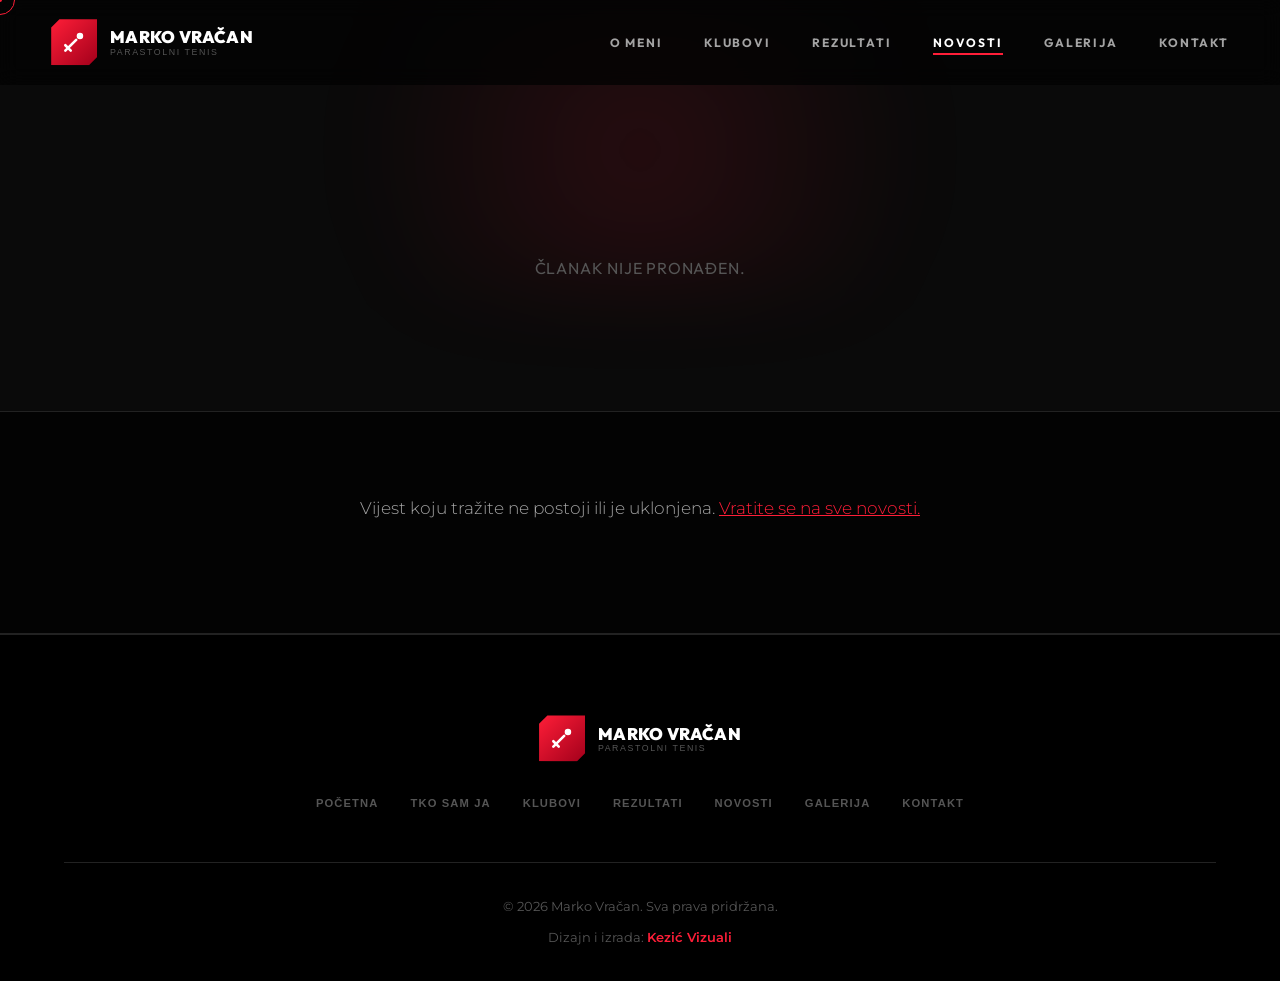
<file: clanak.html>
<!DOCTYPE html>
<html lang="hr">
<head>
<meta charset="UTF-8">
<meta name="viewport" content="width=device-width, initial-scale=1.0">
<title id="page-title">Članak | Marko Vračan</title>
<meta name="description" id="page-description" content="Novosti, Marko Vračan.">

<meta property="og:title" id="og-title" content="Marko Vračan">
<meta property="og:description" id="og-description" content="">
<meta property="og:type" content="article">

<link rel="preconnect" href="https://fonts.googleapis.com">
<link rel="preconnect" href="https://fonts.gstatic.com" crossorigin>
<link href="https://fonts.googleapis.com/css2?family=Montserrat:ital,wght@0,300;0,400;0,500;0,600;0,700;1,400&family=Outfit:wght@700;800;900&family=Syncopate:wght@700&display=swap" rel="stylesheet">
<link rel="stylesheet" href="styles.css">
<style>
.article-header { padding: 190px 5% 4rem; background: var(--bg-surface); border-bottom: 1px solid var(--border); position: relative; overflow: hidden; }
.article-header .header-bg-glow { position: absolute; top: 0; left: 50%; transform: translateX(-50%); width: 60vw; height: 300px; background: radial-gradient(circle, rgba(255,30,56,0.12) 0%, transparent 70%); z-index: 0; filter: blur(40px); }
.article-wrap { max-width: 780px; margin: 0 auto; position: relative; z-index: 2; }
.article-tag { display: inline-block; padding: 0.4rem 1rem; border: 1px solid rgba(255,30,56,0.35); color: var(--primary); font-size: 0.65rem; font-family: var(--font-accent); font-weight: 700; text-transform: uppercase; letter-spacing: 0.12em; margin-bottom: 1.5rem; border-radius: 50px; background: rgba(255,30,56,0.06); }
.article-title { font-family: var(--font-head); font-size: clamp(2.2rem, 5vw, 3.4rem); font-weight: 900; text-transform: uppercase; line-height: 1.05; letter-spacing: -0.01em; margin-bottom: 1.5rem; }
.article-date { color: var(--text-faint); font-family: var(--font-accent); font-size: 0.7rem; letter-spacing: 0.12em; text-transform: uppercase; }

.article-body { padding: 5rem 5%; background: var(--bg); }
.article-content { max-width: 780px; margin: 0 auto; }
.article-content p { color: var(--text-muted); font-size: 1.08rem; font-weight: 300; line-height: 1.9; margin-bottom: 1.8rem; }
.article-hero-img { width: 100%; max-height: 480px; object-fit: cover; border-radius: 12px; border: 1px solid var(--border); margin-bottom: 2.5rem; display: block; }
.article-quote { border-left: 2px solid var(--primary); padding: 1.5rem 2rem; background: linear-gradient(90deg, rgba(255,30,56,0.05) 0%, transparent 100%); margin: 2.5rem 0; font-style: italic; font-size: 1.2rem; color: var(--text); }
.article-share { display: flex; align-items: center; gap: 1rem; margin-top: 3rem; padding-top: 2rem; border-top: 1px solid var(--border); }
.article-share span { font-family: var(--font-accent); font-size: 0.65rem; text-transform: uppercase; letter-spacing: 0.1em; color: var(--text-faint); }
.article-back { display: inline-flex; align-items: center; gap: 0.6rem; margin-top: 3rem; color: var(--text-muted); text-decoration: none; font-family: var(--font-accent); font-size: 0.7rem; font-weight: 700; text-transform: uppercase; letter-spacing: 0.1em; transition: color 0.2s; }
.article-back:hover { color: var(--primary); }

.related-section { background: var(--bg-elevated); }
.article-loading, .article-notfound { text-align: center; padding: 4rem 0; color: var(--text-faint); font-family: var(--font-head); text-transform: uppercase; letter-spacing: 0.05em; }
</style>
</head>
<body>
  <div id="cursor"></div>
  <div id="cursor-ring"></div>

  <nav id="navbar">
    <a href="index.html" class="brand-mark">
      <span class="brand-badge">
        <svg viewBox="0 0 24 24" fill="none" xmlns="http://www.w3.org/2000/svg"><path d="M4 20L14 10" stroke="white" stroke-width="2.4" stroke-linecap="round"/><circle cx="17.5" cy="6.5" r="3" fill="white"/><path d="M4 15L9 20" stroke="white" stroke-width="2.4" stroke-linecap="round"/></svg>
      </span>
      <span class="brand-text"><b>Marko Vračan</b><small>Parastolni tenis</small></span>
    </a>
    <button class="hamburger" id="hamburger" aria-label="Izbornik">
      <span></span><span></span>
    </button>
    <ul class="nav-links" id="nav-links">
      <li><a href="index.html#o-meni">O meni</a></li>
      <li><a href="index.html#karijera">Klubovi</a></li>
      <li><a href="rezultati.html">Rezultati</a></li>
      <li><a href="novosti.html" class="active">Novosti</a></li>
      <li><a href="galerija.html">Galerija</a></li>
      <li><a href="index.html#kontakt">Kontakt</a></li>
    </ul>
  </nav>

  <header class="article-header">
    <div class="header-bg-glow"></div>
    <div class="article-wrap" id="article-meta">
      <div class="article-loading">Učitavanje članka...</div>
    </div>
  </header>

  <section class="article-body">
    <div class="article-content" id="article-content"></div>
  </section>

  <section class="related-section" id="related-section" style="display:none;">
    <div class="section-header reveal">
      <div class="section-label">Nastavite čitati</div>
      <h2 class="section-title">Povezane<span>Novosti</span></h2>
    </div>
    <div class="news-grid reveal" id="related-grid"></div>
  </section>

  <footer>
    <a href="index.html" class="brand-mark footer-brand">
      <span class="brand-badge">
        <svg viewBox="0 0 24 24" fill="none" xmlns="http://www.w3.org/2000/svg"><path d="M4 20L14 10" stroke="white" stroke-width="2.4" stroke-linecap="round"/><circle cx="17.5" cy="6.5" r="3" fill="white"/><path d="M4 15L9 20" stroke="white" stroke-width="2.4" stroke-linecap="round"/></svg>
      </span>
      <span class="brand-text"><b>Marko Vračan</b><small>Parastolni tenis</small></span>
    </a>
    <div class="footer-links">
      <a href="index.html#hero">Početna</a>
      <a href="index.html#o-meni">Tko sam ja</a>
      <a href="index.html#karijera">Klubovi</a>
      <a href="rezultati.html">Rezultati</a>
      <a href="novosti.html">Novosti</a>
      <a href="galerija.html">Galerija</a>
      <a href="index.html#kontakt">Kontakt</a>
    </div>
    <div class="footer-bottom">
      <p>&copy; 2026 Marko Vračan. Sva prava pridržana.</p>
      <p>Dizajn i izrada: <a href="https://kezicvizuali.com/" target="_blank">Kezić Vizuali</a></p>
    </div>
  </footer>

  <script src="novosti-data.js"></script>
  <script>
    const params = new URLSearchParams(window.location.search);
    const slug = params.get('slug');
    const article = NOVOSTI.find(n => n.slug === slug);

    const metaWrap = document.getElementById('article-meta');
    const contentWrap = document.getElementById('article-content');

    function shareUrl() {
      return encodeURIComponent(window.location.href);
    }

    if (article) {
      document.title = article.title + ' | Marko Vračan';
      document.getElementById('page-description').setAttribute('content', article.excerpt);
      document.getElementById('og-title').setAttribute('content', article.title);
      document.getElementById('og-description').setAttribute('content', article.excerpt);

      metaWrap.innerHTML = `
        <div class="article-tag">${article.tag}</div>
        <h1 class="article-title">${article.title}</h1>
        <div class="article-date">${article.date}</div>
      `;

      let bodyHtml = article.slika ? `<img class="article-hero-img" src="${article.slika}" alt="${article.title}">` : '';
      bodyHtml += article.content.map(p => `<p>${p}</p>`).join('');
      if (article.quote) {
        bodyHtml += `<div class="article-quote">"${article.quote}"</div>`;
      }
      bodyHtml += `
        <div class="article-share">
          <span>Podijeli:</span>
          <div class="share-links">
            <a href="https://www.facebook.com/sharer/sharer.php?u=${shareUrl()}" target="_blank" title="Podijeli na Facebooku"><svg viewBox="0 0 24 24"><path d="M9 8h-3v4h3v12h5v-12h3.642l.358-4h-4v-1.667c0-.955.192-1.333 1.115-1.333h2.885v-5h-3.808c-3.596 0-5.192 1.583-5.192 4.615v3.385z"/></svg></a>
            <a href="https://twitter.com/intent/tweet?url=${shareUrl()}&text=${encodeURIComponent(article.title)}" target="_blank" title="Podijeli na X (Twitter)"><svg viewBox="0 0 24 24"><path d="M24 4.557c-.883.392-1.832.656-2.828.775 1.017-.609 1.798-1.574 2.165-2.724-.951.564-2.005.974-3.127 1.195-.897-.957-2.178-1.555-3.594-1.555-3.179 0-5.515 2.966-4.797 6.045-4.091-.205-7.719-2.165-10.148-5.144-1.29 2.213-.669 5.108 1.523 6.574-.806-.026-1.566-.247-2.229-.616-.054 2.281 1.581 4.415 3.949 4.89-.693.188-1.452.232-2.224.084.626 1.956 2.444 3.379 4.6 3.419-2.07 1.623-4.678 2.348-7.29 2.04 2.179 1.397 4.768 2.212 7.548 2.212 9.142 0 14.307-7.721 13.995-14.646.962-.695 1.797-1.562 2.457-2.549z"/></svg></a>
          </div>
        </div>
        <a href="novosti.html" class="article-back">&larr; Natrag na sve novosti</a>
      `;
      contentWrap.innerHTML = bodyHtml;

      const related = NOVOSTI.filter(n => n.slug !== article.slug).slice(0, 3);
      if (related.length) {
        const relatedSection = document.getElementById('related-section');
        const relatedGrid = document.getElementById('related-grid');
        relatedSection.style.display = 'block';
        related.forEach(n => {
          const card = document.createElement('a');
          card.href = `clanak.html?slug=${n.slug}`;
          card.className = 'news-card';
          card.innerHTML = `
            <div class="news-img${n.slika ? ' has-photo' : ''}" data-tag="${n.tag}" style="${n.slika ? `background-image:url('${n.slika}')` : ''}"></div>
            <div class="news-content">
              <div class="news-meta"><span class="news-date">${n.date}</span></div>
              <h3 class="news-title">${n.title}</h3>
              <p class="news-excerpt">${n.excerpt}</p>
              <div class="news-footer"><span class="read-more">Pročitaj cijeli članak &rarr;</span></div>
            </div>`;
          relatedGrid.appendChild(card);
        });
      }
    } else {
      metaWrap.innerHTML = `<div class="article-notfound">Članak nije pronađen.</div>`;
      contentWrap.innerHTML = `<p style="text-align:center;color:var(--text-muted);">Vijest koju tražite ne postoji ili je uklonjena. <a href="novosti.html" style="color:var(--primary);">Vratite se na sve novosti.</a></p>`;
    }
  </script>
  <script src="common.js"></script>
</body>
</html>
</file>
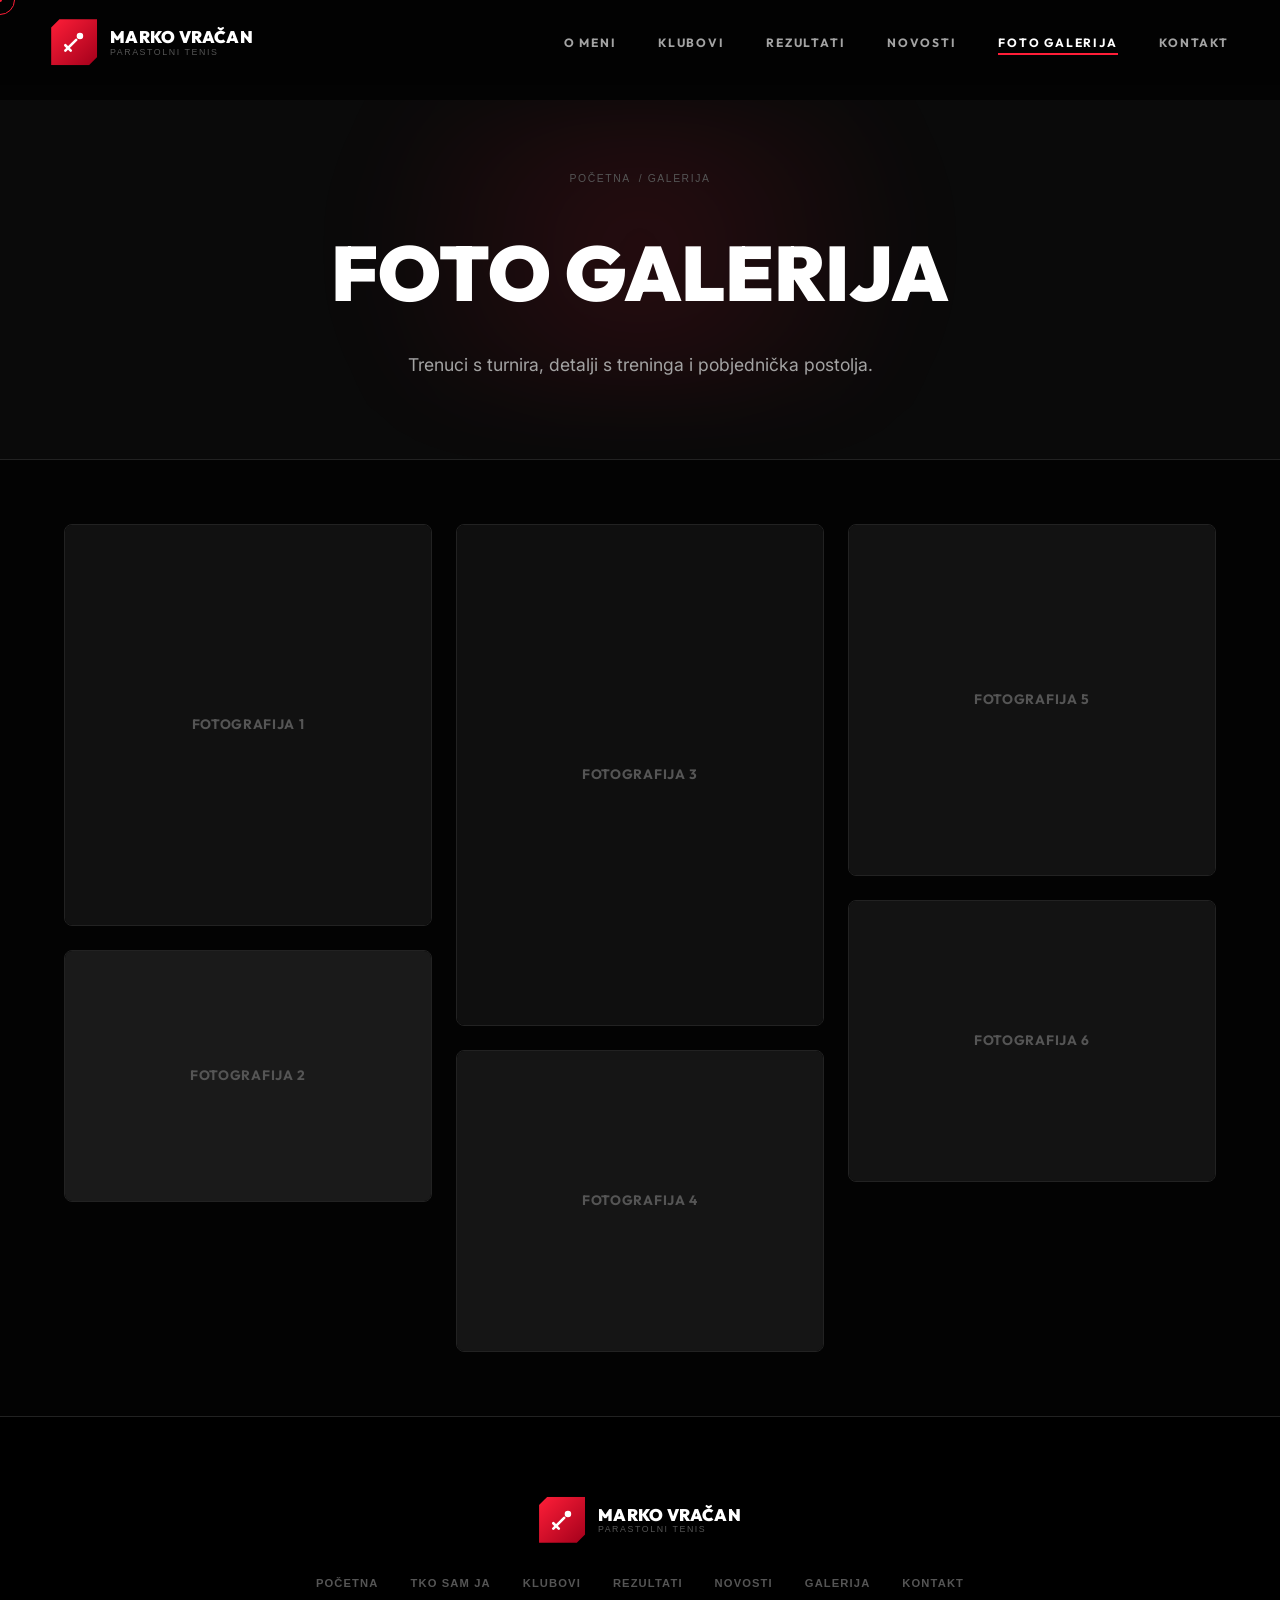
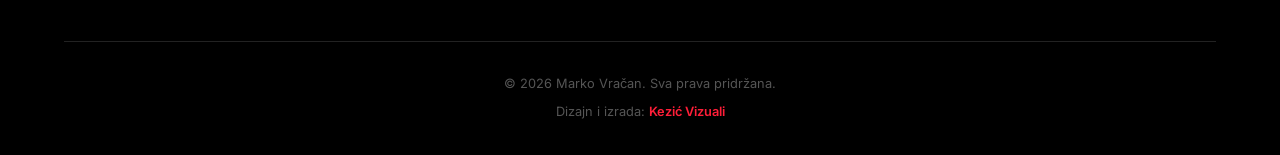
<file: galerija.html>
<!DOCTYPE html>
<html lang="hr">
<head>
<meta charset="UTF-8">
<meta name="description" content="Foto galerija Marka Vračana, parastolnotenisač.">
<meta name="viewport" content="width=device-width, initial-scale=1.0">
<title>Galerija | Marko Vračan</title>
<link rel="preconnect" href="https://fonts.googleapis.com">
<link rel="preconnect" href="https://fonts.gstatic.com" crossorigin>
<link href="https://fonts.googleapis.com/css2?family=Inter:wght@300;400;500;600;700&family=Outfit:wght@700;800;900&family=Syncopate:wght@700&display=swap" rel="stylesheet">
<link rel="stylesheet" href="styles.css">
<style>
/* Galerija koristi font Inter za tijelo teksta, preostalo dijeli zajedničke varijable */
body { font-family: 'Inter', sans-serif; font-size: 16px; line-height: 1.6; padding-top: 100px; }

/* ── MASONRY GRID ── */
.masonry-container { padding: 4rem 5%; max-width: 1400px; margin: 0 auto; columns: 3 350px; column-gap: 1.5rem; }
.masonry-item { break-inside: avoid; margin-bottom: 1.5rem; position: relative; background: var(--bg-surface); border: 1px solid var(--border); border-radius: 8px; overflow: hidden; }
.masonry-item img { width: 100%; display: block; filter: grayscale(80%) contrast(1.1); transition: all 0.4s ease; }
.masonry-item:hover img { filter: grayscale(0%) contrast(1.1); transform: scale(1.05); }
.masonry-overlay { position: absolute; inset: 0; background: linear-gradient(to top, rgba(0,0,0,0.9) 0%, transparent 60%); opacity: 0; transition: opacity 0.3s ease; display: flex; flex-direction: column; justify-content: flex-end; padding: 1.5rem; }
.masonry-item:hover .masonry-overlay { opacity: 1; }
.masonry-overlay h4 { font-family: var(--font-head); font-size: 1.2rem; margin-bottom: 0.2rem; text-transform: uppercase; }
.masonry-overlay p { color: var(--primary); font-family: var(--font-accent); font-size: 0.65rem; text-transform: uppercase; letter-spacing: 0.1em; }

.gallery-placeholder { width: 100%; display: flex; align-items: center; justify-content: center; color: var(--text-faint); font-weight: bold; font-family: var(--font-head); text-transform: uppercase; letter-spacing: 0.05em; font-size: 0.85rem; }

@media (max-width: 900px) { .masonry-container { columns: 2 250px; } }
@media (max-width: 600px) { .masonry-container { columns: 1 100%; } }
</style>
</head>
<body>
  <div id="cursor"></div>
  <div id="cursor-ring"></div>

  <nav id="navbar">
    <a href="index.html" class="brand-mark">
      <span class="brand-badge">
        <svg viewBox="0 0 24 24" fill="none" xmlns="http://www.w3.org/2000/svg"><path d="M4 20L14 10" stroke="white" stroke-width="2.4" stroke-linecap="round"/><circle cx="17.5" cy="6.5" r="3" fill="white"/><path d="M4 15L9 20" stroke="white" stroke-width="2.4" stroke-linecap="round"/></svg>
      </span>
      <span class="brand-text"><b>Marko Vračan</b><small>Parastolni tenis</small></span>
    </a>
    <button class="hamburger" id="hamburger" aria-label="Izbornik">
      <span></span><span></span>
    </button>
    <ul class="nav-links" id="nav-links">
      <li><a href="index.html#o-meni">O meni</a></li>
      <li><a href="index.html#karijera">Klubovi</a></li>
      <li><a href="rezultati.html">Rezultati</a></li>
      <li><a href="novosti.html">Novosti</a></li>
      <li><a href="galerija.html" class="active">Foto Galerija</a></li>
      <li><a href="index.html#kontakt">Kontakt</a></li>
    </ul>
  </nav>

  <header class="page-header" style="padding-top: 4rem;">
    <div class="header-bg-glow"></div>
    <div class="breadcrumb"><a href="index.html">Početna</a> / Galerija</div>
    <h1>Foto Galerija</h1>
    <p>Trenuci s turnira, detalji s treninga i pobjednička postolja.</p>
  </header>

  <div class="masonry-container">

    <div class="masonry-item">
      <div class="gallery-placeholder" style="height: 400px; background: #111;">Fotografija 1</div>
      <div class="masonry-overlay">
        <h4>Turnir Podgorica</h4>
        <p>Svibanj 2026.</p>
      </div>
    </div>

    <div class="masonry-item">
      <div class="gallery-placeholder" style="height: 250px; background: #1a1a1a;">Fotografija 2</div>
      <div class="masonry-overlay">
        <h4>Pripreme u dvorani</h4>
        <p>Svakodnevni trening</p>
      </div>
    </div>

    <div class="masonry-item">
      <div class="gallery-placeholder" style="height: 500px; background: #0f0f0f;">Fotografija 3</div>
      <div class="masonry-overlay">
        <h4>Državno Prvenstvo</h4>
        <p>Prelog 2026.</p>
      </div>
    </div>

    <div class="masonry-item">
      <div class="gallery-placeholder" style="height: 300px; background: #151515;">Fotografija 4</div>
      <div class="masonry-overlay">
        <h4>Santa Tecla Nulvi</h4>
        <p>Italija</p>
      </div>
    </div>

    <div class="masonry-item">
      <div class="gallery-placeholder" style="height: 350px; background: #121212;">Fotografija 5</div>
      <div class="masonry-overlay">
        <h4>Slavonski Brod</h4>
        <p>Zlatna medalja 2023.</p>
      </div>
    </div>

    <div class="masonry-item">
      <div class="gallery-placeholder" style="height: 280px; background: #131313;">Fotografija 6</div>
      <div class="masonry-overlay">
        <h4>Lignano</h4>
        <p>Brončana medalja, parovi</p>
      </div>
    </div>

  </div>

  <footer>
    <a href="index.html" class="brand-mark footer-brand">
      <span class="brand-badge">
        <svg viewBox="0 0 24 24" fill="none" xmlns="http://www.w3.org/2000/svg"><path d="M4 20L14 10" stroke="white" stroke-width="2.4" stroke-linecap="round"/><circle cx="17.5" cy="6.5" r="3" fill="white"/><path d="M4 15L9 20" stroke="white" stroke-width="2.4" stroke-linecap="round"/></svg>
      </span>
      <span class="brand-text"><b>Marko Vračan</b><small>Parastolni tenis</small></span>
    </a>
    <div class="footer-links">
      <a href="index.html#hero">Početna</a>
      <a href="index.html#o-meni">Tko sam ja</a>
      <a href="index.html#karijera">Klubovi</a>
      <a href="rezultati.html">Rezultati</a>
      <a href="novosti.html">Novosti</a>
      <a href="galerija.html">Galerija</a>
      <a href="index.html#kontakt">Kontakt</a>
    </div>
    <div class="footer-bottom">
      <p>&copy; 2026 Marko Vračan. Sva prava pridržana.</p>
      <p>Dizajn i izrada: <a href="https://kezicvizuali.com/" target="_blank">Kezić Vizuali</a></p>
    </div>
  </footer>

  <script src="common.js"></script>
</body>
</html>
</file>
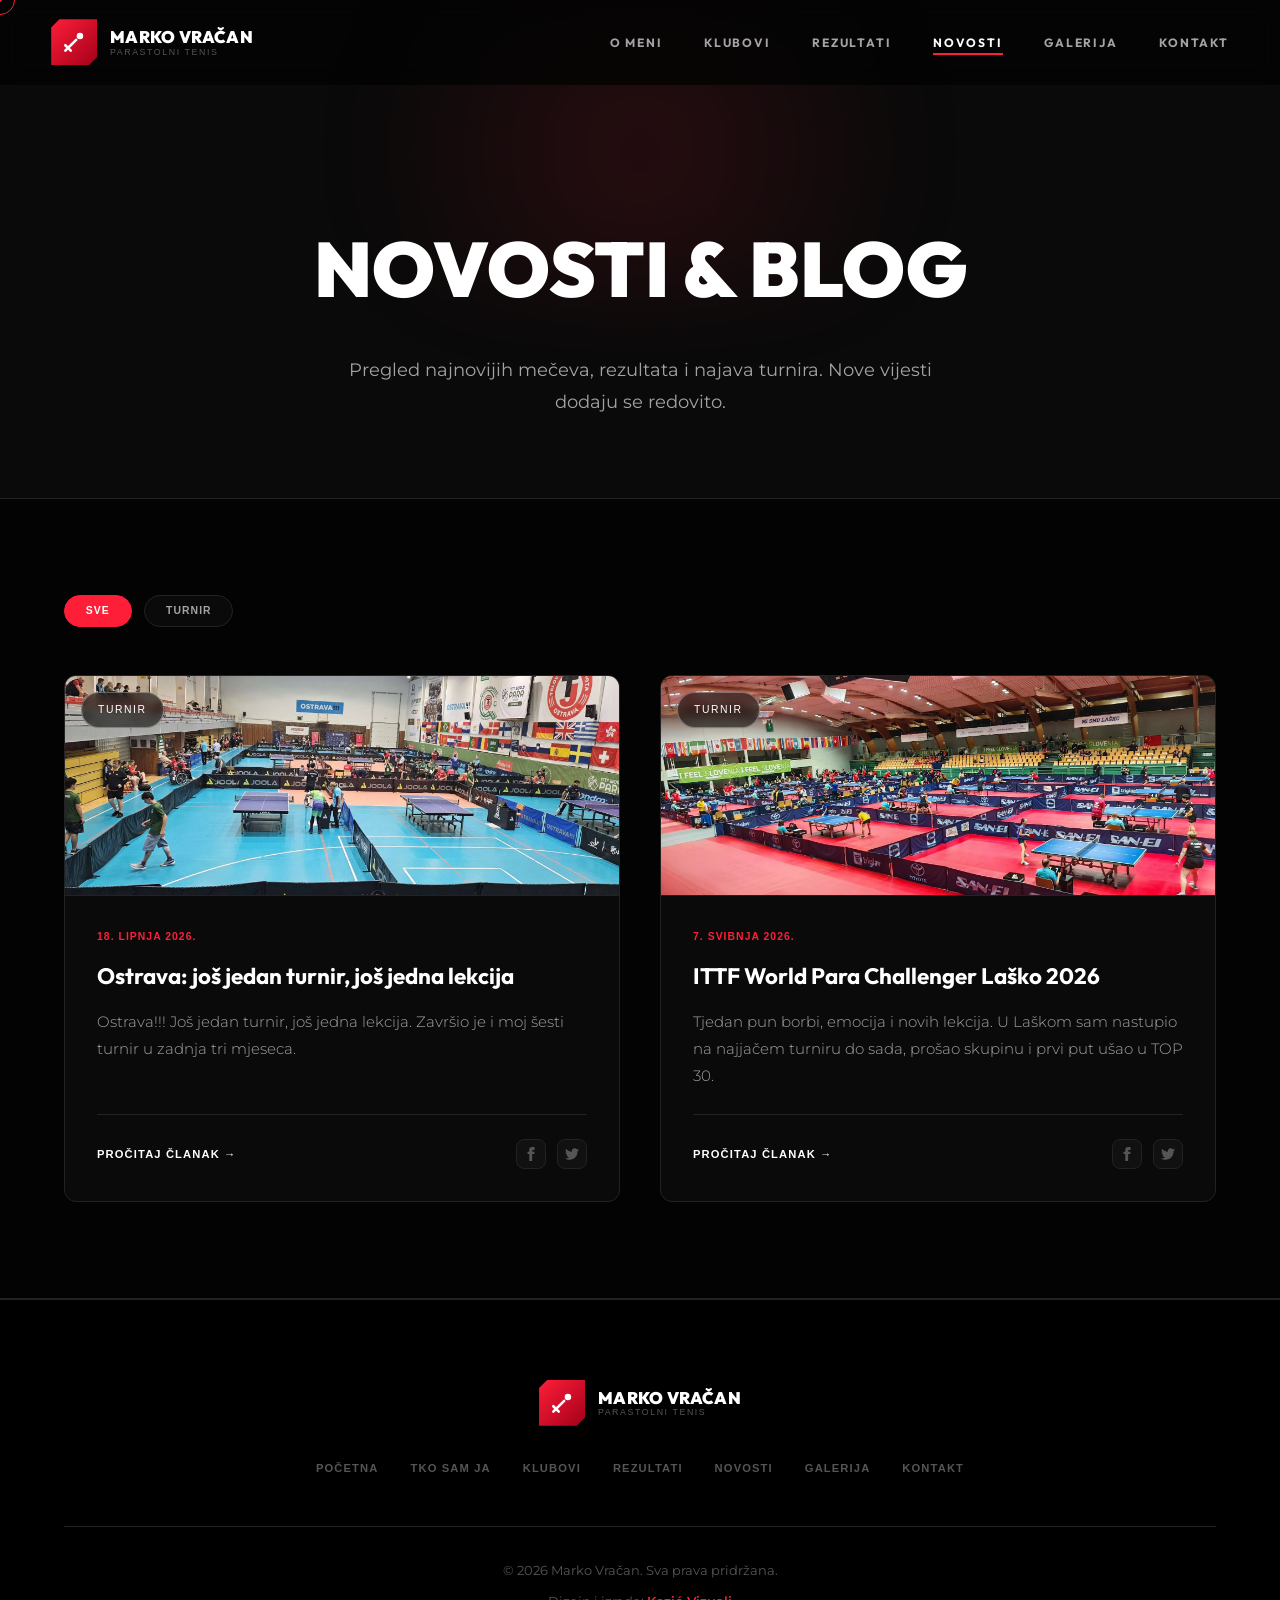
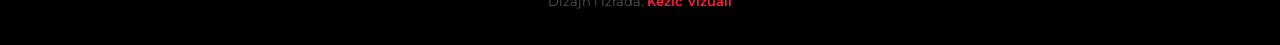
<file: novosti.html>
<!DOCTYPE html>
<html lang="hr">
<head>
<meta charset="UTF-8">
<meta name="description" content="Novosti i blog, Marko Vračan. Pratite zadnje rezultate, intervjue i najave turnira.">
<meta name="viewport" content="width=device-width, initial-scale=1.0">
<title>Novosti | Marko Vračan</title>

<meta property="og:title" content="Novosti | Marko Vračan">
<meta property="og:description" content="Zadnji rezultati i vijesti iz karijere Marka Vračana.">
<meta property="og:type" content="website">

<link rel="preconnect" href="https://fonts.googleapis.com">
<link rel="preconnect" href="https://fonts.gstatic.com" crossorigin>
<link href="https://fonts.googleapis.com/css2?family=Montserrat:ital,wght@0,300;0,400;0,500;0,600;0,700;1,400&family=Outfit:wght@700;800;900&family=Syncopate:wght@700&display=swap" rel="stylesheet">
<link rel="stylesheet" href="styles.css">
<style>
.all-news-section { padding: 6rem 5%; background: var(--bg); min-height: 60vh; }
.news-empty { text-align: center; color: var(--text-faint); padding: 4rem 0; font-family: var(--font-head); text-transform: uppercase; letter-spacing: 0.05em; }
.filter-bar { max-width: 1400px; margin: 0 auto 3rem; display: flex; gap: 0.8rem; flex-wrap: wrap; }
.filter-btn { background: var(--bg-surface); border: 1px solid var(--border); color: var(--text-muted); padding: 0.6rem 1.3rem; border-radius: 50px; font-family: var(--font-accent); font-size: 0.65rem; font-weight: 700; text-transform: uppercase; letter-spacing: 0.1em; cursor: pointer !important; transition: all 0.25s; }
.filter-btn:hover { border-color: var(--primary); color: var(--text); }
.filter-btn.active { background: var(--primary); border-color: var(--primary); color: #fff; }
</style>
</head>
<body>
  <div id="cursor"></div>
  <div id="cursor-ring"></div>

  <nav id="navbar">
    <a href="index.html" class="brand-mark">
      <span class="brand-badge">
        <svg viewBox="0 0 24 24" fill="none" xmlns="http://www.w3.org/2000/svg"><path d="M4 20L14 10" stroke="white" stroke-width="2.4" stroke-linecap="round"/><circle cx="17.5" cy="6.5" r="3" fill="white"/><path d="M4 15L9 20" stroke="white" stroke-width="2.4" stroke-linecap="round"/></svg>
      </span>
      <span class="brand-text"><b>Marko Vračan</b><small>Parastolni tenis</small></span>
    </a>
    <button class="hamburger" id="hamburger" aria-label="Izbornik">
      <span></span><span></span>
    </button>
    <ul class="nav-links" id="nav-links">
      <li><a href="index.html#o-meni">O meni</a></li>
      <li><a href="index.html#karijera">Klubovi</a></li>
      <li><a href="rezultati.html">Rezultati</a></li>
      <li><a href="novosti.html" class="active">Novosti</a></li>
      <li><a href="galerija.html">Galerija</a></li>
      <li><a href="index.html#kontakt">Kontakt</a></li>
    </ul>
  </nav>

  <header class="page-header">
    <div class="header-bg-glow"></div>
    <h1>Novosti & Blog</h1>
    <p>Pregled najnovijih mečeva, rezultata i najava turnira. Nove vijesti dodaju se redovito.</p>
  </header>

  <section class="all-news-section">
    <div class="filter-bar reveal" id="filter-bar"></div>
    <div class="news-grid reveal" id="all-news-grid"></div>
    <div class="news-empty" id="news-empty" style="display:none;">Za odabranu kategoriju trenutno nema objavljenih vijesti.</div>
  </section>

  <footer>
    <a href="index.html" class="brand-mark footer-brand">
      <span class="brand-badge">
        <svg viewBox="0 0 24 24" fill="none" xmlns="http://www.w3.org/2000/svg"><path d="M4 20L14 10" stroke="white" stroke-width="2.4" stroke-linecap="round"/><circle cx="17.5" cy="6.5" r="3" fill="white"/><path d="M4 15L9 20" stroke="white" stroke-width="2.4" stroke-linecap="round"/></svg>
      </span>
      <span class="brand-text"><b>Marko Vračan</b><small>Parastolni tenis</small></span>
    </a>
    <div class="footer-links">
      <a href="index.html#hero">Početna</a>
      <a href="index.html#o-meni">Tko sam ja</a>
      <a href="index.html#karijera">Klubovi</a>
      <a href="rezultati.html">Rezultati</a>
      <a href="novosti.html">Novosti</a>
      <a href="galerija.html">Galerija</a>
      <a href="index.html#kontakt">Kontakt</a>
    </div>
    <div class="footer-bottom">
      <p>&copy; 2026 Marko Vračan. Sva prava pridržana.</p>
      <p>Dizajn i izrada: <a href="https://kezicvizuali.com/" target="_blank">Kezić Vizuali</a></p>
    </div>
  </footer>

  <script src="novosti-data.js"></script>
  <script>
    const grid = document.getElementById('all-news-grid');
    const filterBar = document.getElementById('filter-bar');
    const emptyState = document.getElementById('news-empty');

    const tags = ['Sve', ...new Set(NOVOSTI.map(n => n.tag))];
    let activeTag = 'Sve';

    function renderFilters() {
      filterBar.innerHTML = '';
      tags.forEach(tag => {
        const btn = document.createElement('button');
        btn.className = 'filter-btn' + (tag === activeTag ? ' active' : '');
        btn.textContent = tag;
        btn.addEventListener('click', () => { activeTag = tag; renderFilters(); renderNews(); });
        filterBar.appendChild(btn);
      });
    }

    function shareUrl(slug) {
      return encodeURIComponent(window.location.origin + window.location.pathname.replace('novosti.html', '') + 'clanak.html?slug=' + slug);
    }

    function renderNews() {
      grid.innerHTML = '';
      const list = NOVOSTI.filter(n => activeTag === 'Sve' || n.tag === activeTag);
      emptyState.style.display = list.length ? 'none' : 'block';
      list.forEach(n => {
        const card = document.createElement('article');
        card.className = 'news-card';
        card.innerHTML = `
          <a href="clanak.html?slug=${n.slug}" style="text-decoration:none;color:inherit;display:block;">
            <div class="news-img${n.slika ? ' has-photo' : ''}" data-tag="${n.tag}" style="${n.slika ? `background-image:url('${n.slika}')` : ''}"></div>
          </a>
          <div class="news-content">
              <div class="news-meta"><span class="news-date">${n.date}</span></div>
              <h3 class="news-title"><a href="clanak.html?slug=${n.slug}" style="color:inherit;text-decoration:none;">${n.title}</a></h3>
              <p class="news-excerpt">${n.excerpt}</p>
              <div class="news-footer">
                  <a href="clanak.html?slug=${n.slug}" class="read-more">Pročitaj članak &rarr;</a>
                  <div class="share-links">
                      <a href="https://www.facebook.com/sharer/sharer.php?u=${shareUrl(n.slug)}" target="_blank" title="Podijeli na Facebooku"><svg viewBox="0 0 24 24"><path d="M9 8h-3v4h3v12h5v-12h3.642l.358-4h-4v-1.667c0-.955.192-1.333 1.115-1.333h2.885v-5h-3.808c-3.596 0-5.192 1.583-5.192 4.615v3.385z"/></svg></a>
                      <a href="https://twitter.com/intent/tweet?url=${shareUrl(n.slug)}&text=${encodeURIComponent(n.title)}" target="_blank" title="Podijeli na X (Twitter)"><svg viewBox="0 0 24 24"><path d="M24 4.557c-.883.392-1.832.656-2.828.775 1.017-.609 1.798-1.574 2.165-2.724-.951.564-2.005.974-3.127 1.195-.897-.957-2.178-1.555-3.594-1.555-3.179 0-5.515 2.966-4.797 6.045-4.091-.205-7.719-2.165-10.148-5.144-1.29 2.213-.669 5.108 1.523 6.574-.806-.026-1.566-.247-2.229-.616-.054 2.281 1.581 4.415 3.949 4.89-.693.188-1.452.232-2.224.084.626 1.956 2.444 3.379 4.6 3.419-2.07 1.623-4.678 2.348-7.29 2.04 2.179 1.397 4.768 2.212 7.548 2.212 9.142 0 14.307-7.721 13.995-14.646.962-.695 1.797-1.562 2.457-2.549z"/></svg></a>
                  </div>
              </div>
          </div>`;
        grid.appendChild(card);
      });
    }

    renderFilters();
    renderNews();
  </script>
  <script src="common.js"></script>
</body>
</html>
</file>
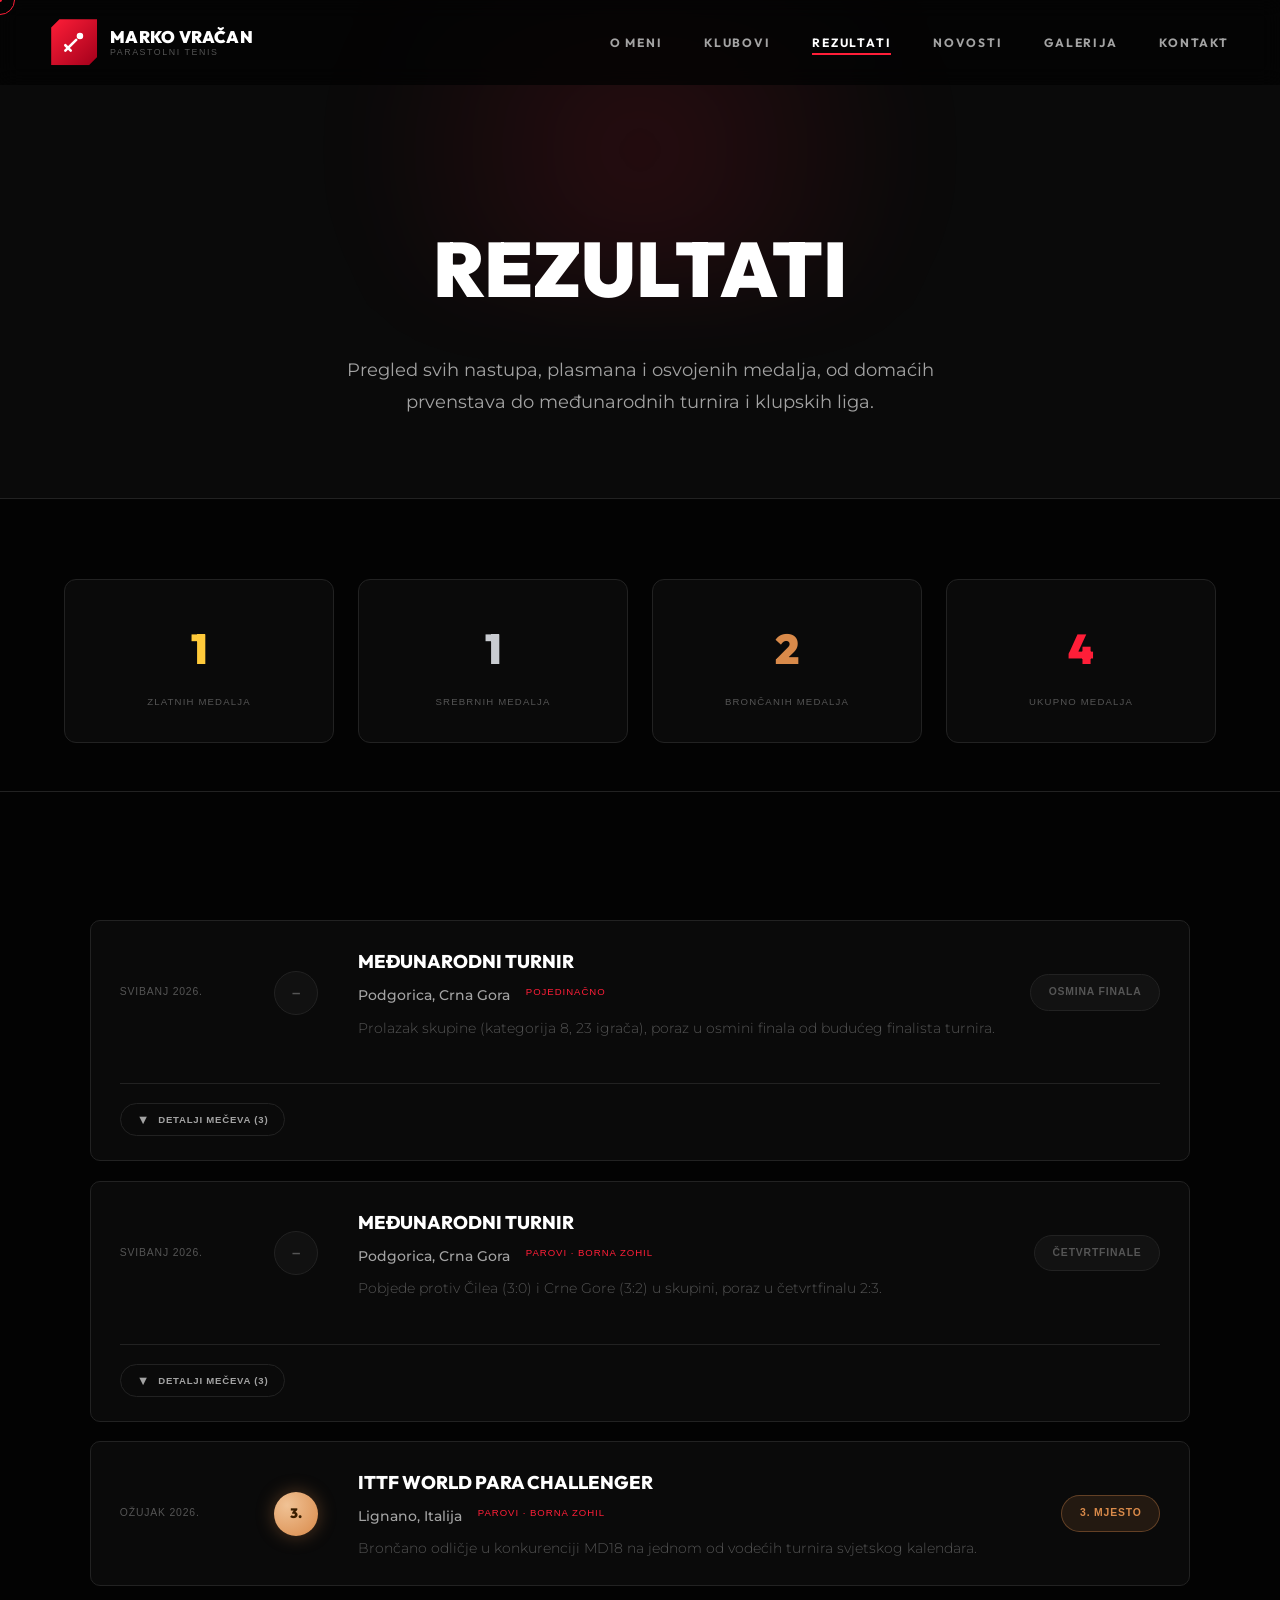
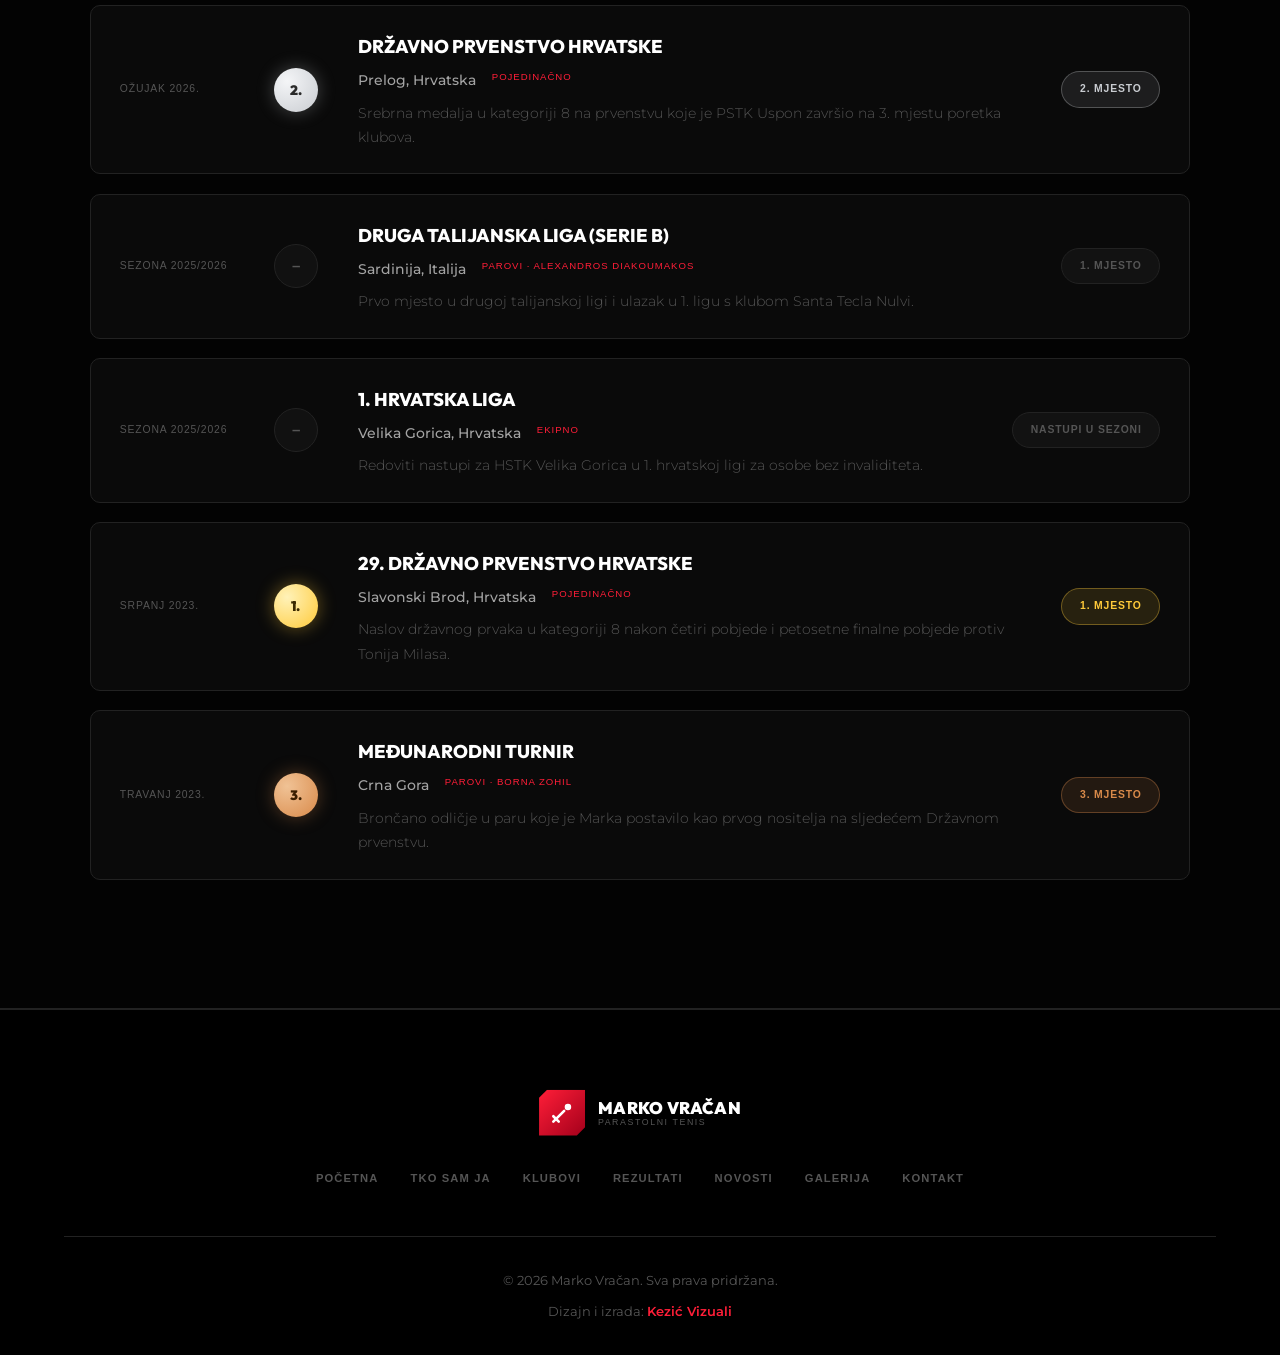
<file: rezultati.html>
<!DOCTYPE html>
<html lang="hr">
<head>
<meta charset="UTF-8">
<meta name="description" content="Svi rezultati Marka Vračana, državna prvenstva, međunarodni turniri i klupska natjecanja u parastolnom tenisu.">
<meta name="viewport" content="width=device-width, initial-scale=1.0">
<title>Rezultati | Marko Vračan</title>

<meta property="og:title" content="Rezultati | Marko Vračan">
<meta property="og:description" content="Pregled svih rezultata i medalja Marka Vračana u parastolnom tenisu.">
<meta property="og:type" content="website">

<link rel="preconnect" href="https://fonts.googleapis.com">
<link rel="preconnect" href="https://fonts.gstatic.com" crossorigin>
<link href="https://fonts.googleapis.com/css2?family=Montserrat:ital,wght@0,300;0,400;0,500;0,600;0,700;1,400&family=Outfit:wght@700;800;900&family=Syncopate:wght@700&display=swap" rel="stylesheet">
<link rel="stylesheet" href="styles.css">
<style>
.stats-section { padding: 5rem 5% 3rem; background: var(--bg); }
.stats-grid { max-width: 1200px; margin: 0 auto; display: grid; grid-template-columns: repeat(4, 1fr); gap: 1.5rem; }
.stat-card { background: var(--bg-surface); border: 1px solid var(--border); border-radius: 12px; padding: 2rem 1.5rem; text-align: center; position: relative; overflow: hidden; transition: border-color 0.3s, transform 0.3s; }
.stat-card:hover { transform: translateY(-4px); border-color: var(--primary); }
.stat-card .stat-num { font-family: var(--font-head); font-size: 2.6rem; font-weight: 900; margin-bottom: 0.4rem; }
.stat-card .stat-label { font-family: var(--font-accent); font-size: 0.6rem; letter-spacing: 0.12em; text-transform: uppercase; color: var(--text-faint); }
.stat-card.gold .stat-num { color: var(--gold); }
.stat-card.silver .stat-num { color: var(--silver); }
.stat-card.bronze .stat-num { color: var(--bronze); }
.stat-card.total .stat-num { color: var(--primary); }

.results-section { padding: 3rem 5% 8rem; background: var(--bg); }
.results-wrap { max-width: 1100px; margin: 0 auto; }
.filter-bar { display: flex; gap: 0.8rem; flex-wrap: wrap; margin-bottom: 3rem; }
.filter-btn { background: var(--bg-surface); border: 1px solid var(--border); color: var(--text-muted); padding: 0.6rem 1.3rem; border-radius: 50px; font-family: var(--font-accent); font-size: 0.65rem; font-weight: 700; text-transform: uppercase; letter-spacing: 0.1em; cursor: pointer !important; transition: all 0.25s; }
.filter-btn:hover { border-color: var(--primary); color: var(--text); }
.filter-btn.active { background: var(--primary); border-color: var(--primary); color: #fff; }

.result-timeline { position: relative; display: flex; flex-direction: column; gap: 1.2rem; }
.result-row { display: grid; grid-template-columns: 130px 60px 1fr auto; align-items: center; gap: 1.5rem; background: var(--bg-surface); border: 1px solid var(--border); border-radius: 10px; padding: 1.5rem 1.8rem; transition: all 0.3s; position: relative; }
.result-row:hover { border-color: var(--primary); transform: translateX(6px); box-shadow: 0 10px 25px rgba(0,0,0,0.4); }
.result-date { font-family: var(--font-accent); font-size: 0.65rem; letter-spacing: 0.08em; text-transform: uppercase; color: var(--text-faint); }
.medal-icon { width: 44px; height: 44px; border-radius: 50%; display: flex; align-items: center; justify-content: center; font-family: var(--font-head); font-weight: 900; font-size: 0.85rem; flex-shrink: 0; }
.medal-icon.zlato { background: radial-gradient(circle at 30% 30%, #fff2b8, var(--gold)); color: #3a2900; box-shadow: 0 0 18px rgba(255,202,58,0.4); }
.medal-icon.srebro { background: radial-gradient(circle at 30% 30%, #f4f5f7, var(--silver)); color: #2a2a2a; box-shadow: 0 0 18px rgba(201,204,209,0.3); }
.medal-icon.bronca { background: radial-gradient(circle at 30% 30%, #f0c295, var(--bronze)); color: #3a1e00; box-shadow: 0 0 18px rgba(217,138,74,0.35); }
.medal-icon.none { background: var(--bg-elevated); border: 1px solid var(--border); color: var(--text-faint); font-size: 0.6rem; }
.result-info h3 { font-family: var(--font-head); font-size: 1.15rem; font-weight: 800; text-transform: uppercase; color: var(--text); margin-bottom: 0.3rem; }
.result-info .result-meta { display: flex; flex-wrap: wrap; gap: 0.5rem 1rem; color: var(--text-muted); font-size: 0.85rem; font-weight: 300; margin-bottom: 0.5rem; }
.result-info .result-meta b { color: var(--text-muted); font-weight: 500; }
.result-info p.opis { color: var(--text-faint); font-size: 0.85rem; font-weight: 300; }
.result-plasman { text-align: right; }
.result-plasman .plasman-tag { display: inline-block; padding: 0.5rem 1.1rem; border-radius: 50px; font-family: var(--font-accent); font-size: 0.65rem; font-weight: 700; text-transform: uppercase; letter-spacing: 0.08em; white-space: nowrap; }
.plasman-tag.zlato { background: rgba(255,202,58,0.12); color: var(--gold); border: 1px solid rgba(255,202,58,0.35); }
.plasman-tag.srebro { background: rgba(201,204,209,0.1); color: var(--silver); border: 1px solid rgba(201,204,209,0.3); }
.plasman-tag.bronca { background: rgba(217,138,74,0.12); color: var(--bronze); border: 1px solid rgba(217,138,74,0.35); }
.plasman-tag.none { background: rgba(255,255,255,0.03); color: var(--text-faint); border: 1px solid var(--border); }
.disciplina-tag { color: var(--primary); font-family: var(--font-accent); font-size: 0.6rem; letter-spacing: 0.1em; text-transform: uppercase; }

.results-empty { text-align: center; padding: 4rem 0; color: var(--text-faint); font-family: var(--font-head); text-transform: uppercase; letter-spacing: 0.05em; }

/* ── DETALJI MEČEVA ── */
.match-details { grid-column: 1 / -1; margin-top: 1.2rem; padding-top: 1.2rem; border-top: 1px solid var(--border); }
.match-toggle { background: none; border: 1px solid var(--border); color: var(--text-muted); padding: 0.5rem 1rem; border-radius: 50px; font-family: var(--font-accent); font-size: 0.6rem; font-weight: 700; text-transform: uppercase; letter-spacing: 0.08em; cursor: pointer !important; transition: all 0.25s; display: inline-flex; align-items: center; gap: 0.5rem; }
.match-toggle:hover { border-color: var(--primary); color: var(--text); }
.match-toggle .match-toggle-icon { transition: transform 0.25s; font-size: 0.8rem; }
.match-toggle.open .match-toggle-icon { transform: rotate(180deg); }
.match-list { max-height: 0; overflow: hidden; transition: max-height 0.35s ease; }
.match-list-inner { display: flex; flex-direction: column; gap: 0.6rem; padding-top: 1rem; }
.match-row { display: grid; grid-template-columns: 110px 1fr auto; align-items: center; gap: 1rem; background: var(--bg-elevated); border: 1px solid var(--border); border-radius: 8px; padding: 0.7rem 1rem; }
.match-faza { font-family: var(--font-accent); font-size: 0.55rem; letter-spacing: 0.08em; text-transform: uppercase; color: var(--text-faint); }
.match-protivnik { color: var(--text); font-size: 0.9rem; font-weight: 500; }
.match-score { font-family: var(--font-head); font-size: 0.95rem; font-weight: 800; padding: 0.25rem 0.8rem; border-radius: 6px; white-space: nowrap; }
.match-score.win { color: #4ade80; background: rgba(74, 222, 128, 0.1); border: 1px solid rgba(74, 222, 128, 0.3); }
.match-score.loss { color: var(--primary); background: rgba(255, 30, 56, 0.1); border: 1px solid rgba(255, 30, 56, 0.3); }

@media (max-width: 900px) {
  .match-row { grid-template-columns: 1fr; text-align: left; gap: 0.4rem; }
}

@media (max-width: 900px) {
  .stats-grid { grid-template-columns: repeat(2, 1fr); }
  .result-row { grid-template-columns: 1fr; text-align: left; gap: 0.8rem; }
  .result-plasman { text-align: left; }
  .medal-icon { margin-bottom: 0.3rem; }
}
</style>
</head>
<body>
  <div id="cursor"></div>
  <div id="cursor-ring"></div>

  <nav id="navbar">
    <a href="index.html" class="brand-mark">
      <span class="brand-badge">
        <svg viewBox="0 0 24 24" fill="none" xmlns="http://www.w3.org/2000/svg"><path d="M4 20L14 10" stroke="white" stroke-width="2.4" stroke-linecap="round"/><circle cx="17.5" cy="6.5" r="3" fill="white"/><path d="M4 15L9 20" stroke="white" stroke-width="2.4" stroke-linecap="round"/></svg>
      </span>
      <span class="brand-text"><b>Marko Vračan</b><small>Parastolni tenis</small></span>
    </a>
    <button class="hamburger" id="hamburger" aria-label="Izbornik">
      <span></span><span></span>
    </button>
    <ul class="nav-links" id="nav-links">
      <li><a href="index.html#o-meni">O meni</a></li>
      <li><a href="index.html#karijera">Klubovi</a></li>
      <li><a href="rezultati.html" class="active">Rezultati</a></li>
      <li><a href="novosti.html">Novosti</a></li>
      <li><a href="galerija.html">Galerija</a></li>
      <li><a href="index.html#kontakt">Kontakt</a></li>
    </ul>
  </nav>

  <header class="page-header">
    <div class="header-bg-glow"></div>
    <h1>Rezultati</h1>
    <p>Pregled svih nastupa, plasmana i osvojenih medalja, od domaćih prvenstava do međunarodnih turnira i klupskih liga.</p>
  </header>

  <section class="stats-section">
    <div class="stats-grid reveal" id="stats-grid"></div>
  </section>

  <section class="results-section">
    <div class="results-wrap">
      <div class="filter-bar reveal" id="filter-bar"></div>
      <div class="result-timeline reveal" id="result-timeline"></div>
      <div class="results-empty" id="results-empty" style="display:none;">Za odabranu disciplinu trenutno nema unesenih rezultata.</div>
    </div>
  </section>

  <footer>
    <a href="index.html" class="brand-mark footer-brand">
      <span class="brand-badge">
        <svg viewBox="0 0 24 24" fill="none" xmlns="http://www.w3.org/2000/svg"><path d="M4 20L14 10" stroke="white" stroke-width="2.4" stroke-linecap="round"/><circle cx="17.5" cy="6.5" r="3" fill="white"/><path d="M4 15L9 20" stroke="white" stroke-width="2.4" stroke-linecap="round"/></svg>
      </span>
      <span class="brand-text"><b>Marko Vračan</b><small>Parastolni tenis</small></span>
    </a>
    <div class="footer-links">
      <a href="index.html#hero">Početna</a>
      <a href="index.html#o-meni">Tko sam ja</a>
      <a href="index.html#karijera">Klubovi</a>
      <a href="rezultati.html">Rezultati</a>
      <a href="novosti.html">Novosti</a>
      <a href="galerija.html">Galerija</a>
      <a href="index.html#kontakt">Kontakt</a>
    </div>
    <div class="footer-bottom">
      <p>&copy; 2026 Marko Vračan. Sva prava pridržana.</p>
      <p>Dizajn i izrada: <a href="https://kezicvizuali.com/" target="_blank">Kezić Vizuali</a></p>
    </div>
  </footer>

  <script src="rezultati-data.js"></script>
  <script>
    // Statistika medalja
    const statsGrid = document.getElementById('stats-grid');
    const counts = { zlato: 0, srebro: 0, bronca: 0 };
    REZULTATI.forEach(r => { if (r.medalja) counts[r.medalja]++; });
    const totalMedals = counts.zlato + counts.srebro + counts.bronca;
    statsGrid.innerHTML = `
      <div class="stat-card gold"><div class="stat-num">${counts.zlato}</div><div class="stat-label">Zlatnih medalja</div></div>
      <div class="stat-card silver"><div class="stat-num">${counts.srebro}</div><div class="stat-label">Srebrnih medalja</div></div>
      <div class="stat-card bronze"><div class="stat-num">${counts.bronca}</div><div class="stat-label">Brončanih medalja</div></div>
      <div class="stat-card total"><div class="stat-num">${totalMedals}</div><div class="stat-label">Ukupno medalja</div></div>
    `;

    // Filtriranje po disciplini
    const timeline = document.getElementById('result-timeline');
    const filterBar = document.getElementById('filter-bar');
    const emptyState = document.getElementById('results-empty');
    const disciplineLabels = { 'sve': 'Sve', 'pojedinačno': 'Pojedinačno', 'parovi': 'Parovi', 'ekipno': 'Ekipno' };
    let activeFilter = 'sve';

    function renderFilters() {
      filterBar.innerHTML = '';
      Object.keys(disciplineLabels).forEach(key => {
        const btn = document.createElement('button');
        btn.className = 'filter-btn' + (key === activeFilter ? ' active' : '');
        btn.textContent = disciplineLabels[key];
        btn.addEventListener('click', () => { activeFilter = key; renderFilters(); renderResults(); });
        filterBar.appendChild(btn);
      });
    }

    function renderResults() {
      timeline.innerHTML = '';
      const list = REZULTATI.filter(r => activeFilter === 'sve' || r.disciplina === activeFilter);
      emptyState.style.display = list.length ? 'none' : 'block';
      list.forEach(r => {
        const medalClass = r.medalja || 'none';
        const medalGlyph = r.medalja === 'zlato' ? '1.' : r.medalja === 'srebro' ? '2.' : r.medalja === 'bronca' ? '3.' : '—';
        const hasMatches = Array.isArray(r.mecevi) && r.mecevi.length > 0;

        const row = document.createElement('div');
        row.className = 'result-row';
        row.innerHTML = `
          <div class="result-date">${r.date}</div>
          <div class="medal-icon ${medalClass}">${medalGlyph}</div>
          <div class="result-info">
            <h3>${r.natjecanje}</h3>
            <div class="result-meta">
              <span><b>${r.mjesto}</b></span>
              <span class="disciplina-tag">${disciplineLabels[r.disciplina]}${r.partner ? ' · ' + r.partner : ''}</span>
            </div>
            <p class="opis">${r.opis}</p>
          </div>
          <div class="result-plasman">
            <span class="plasman-tag ${medalClass}">${r.plasman}</span>
          </div>
          ${hasMatches ? `
          <div class="match-details">
            <button class="match-toggle" type="button">
              <span class="match-toggle-icon">&#9660;</span>
              Detalji mečeva (${r.mecevi.length})
            </button>
            <div class="match-list">
              <div class="match-list-inner">
                ${r.mecevi.map(m => `
                  <div class="match-row">
                    <span class="match-faza">${m.faza || ''}</span>
                    <span class="match-protivnik">${m.protivnik}</span>
                    <span class="match-score ${m.pobjeda ? 'win' : 'loss'}">${m.rezultat}</span>
                  </div>
                `).join('')}
              </div>
            </div>
          </div>` : ''}
        `;
        timeline.appendChild(row);

        if (hasMatches) {
          const toggleBtn = row.querySelector('.match-toggle');
          const matchList = row.querySelector('.match-list');
          toggleBtn.addEventListener('click', () => {
            const isOpen = toggleBtn.classList.toggle('open');
            matchList.style.maxHeight = isOpen ? matchList.scrollHeight + 'px' : null;
          });
        }
      });
    }

    renderFilters();
    renderResults();
  </script>
  <script src="common.js"></script>
</body>
</html>
</file>
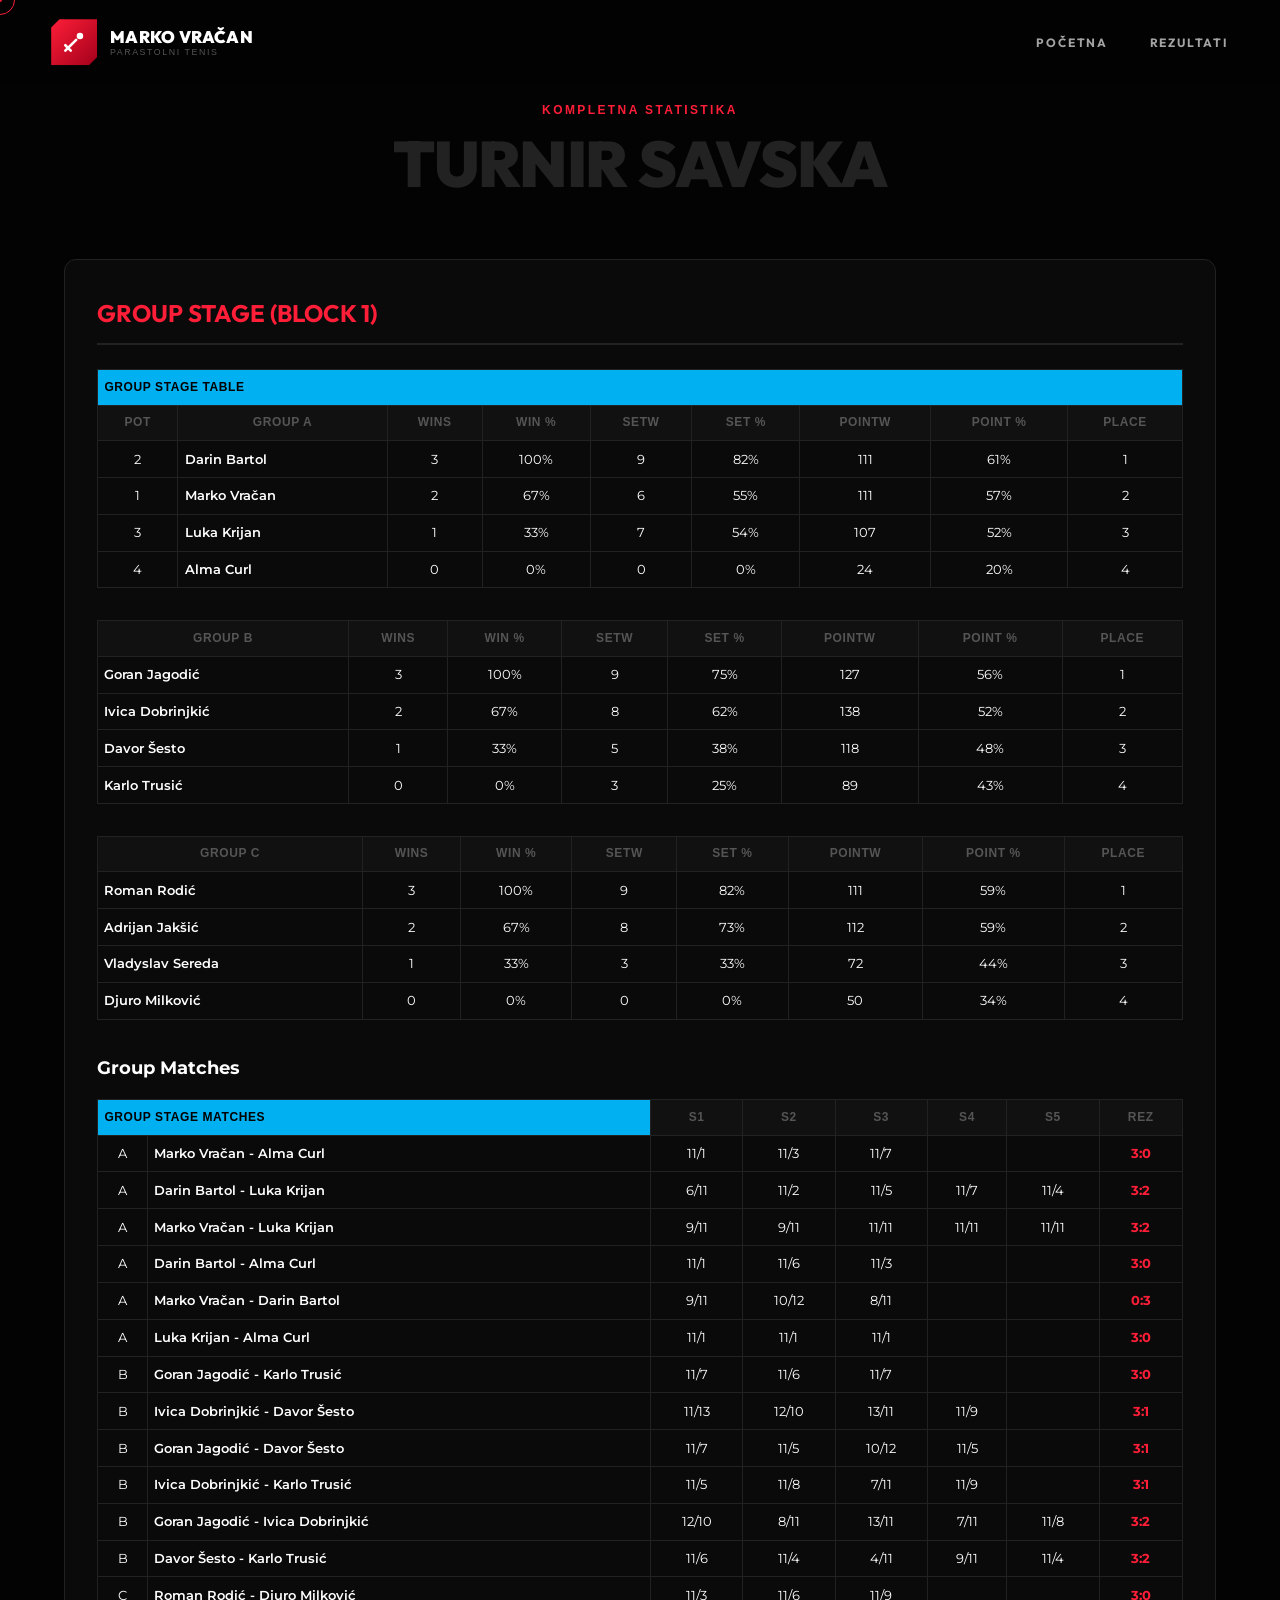
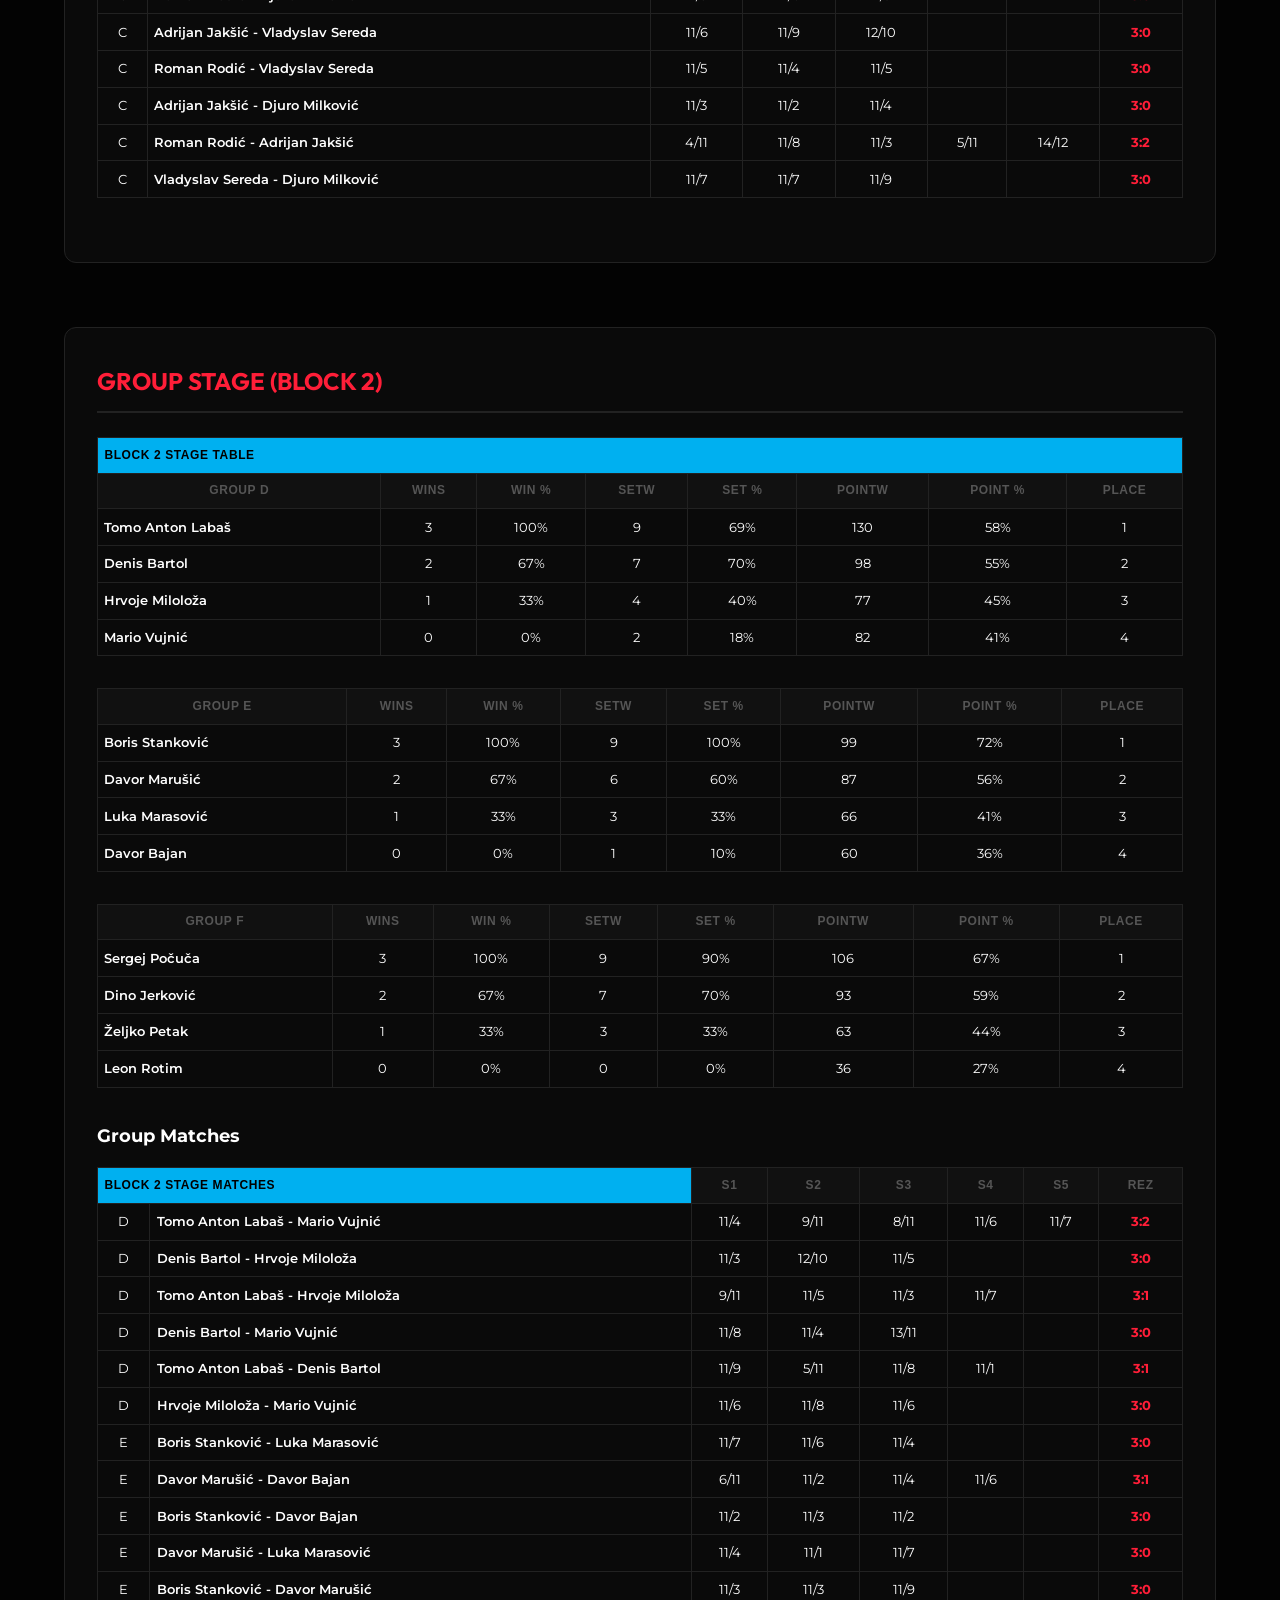
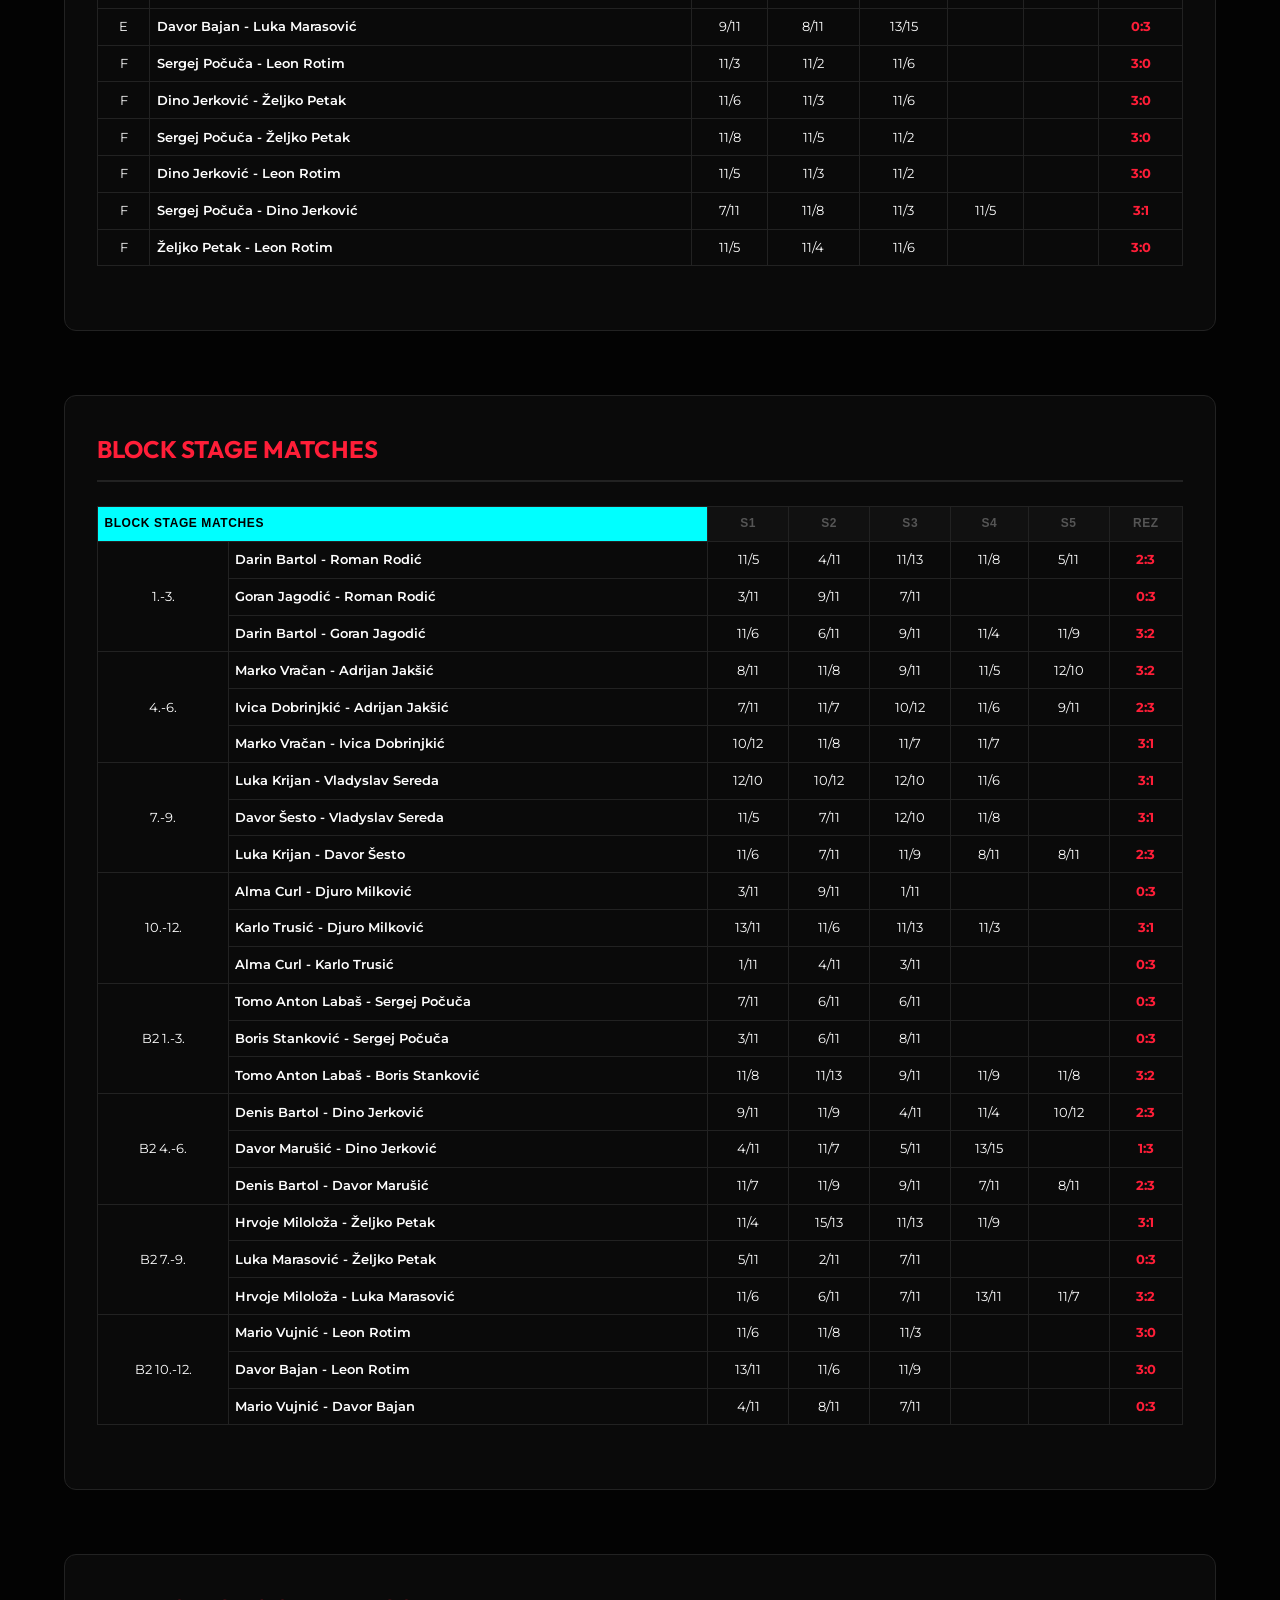
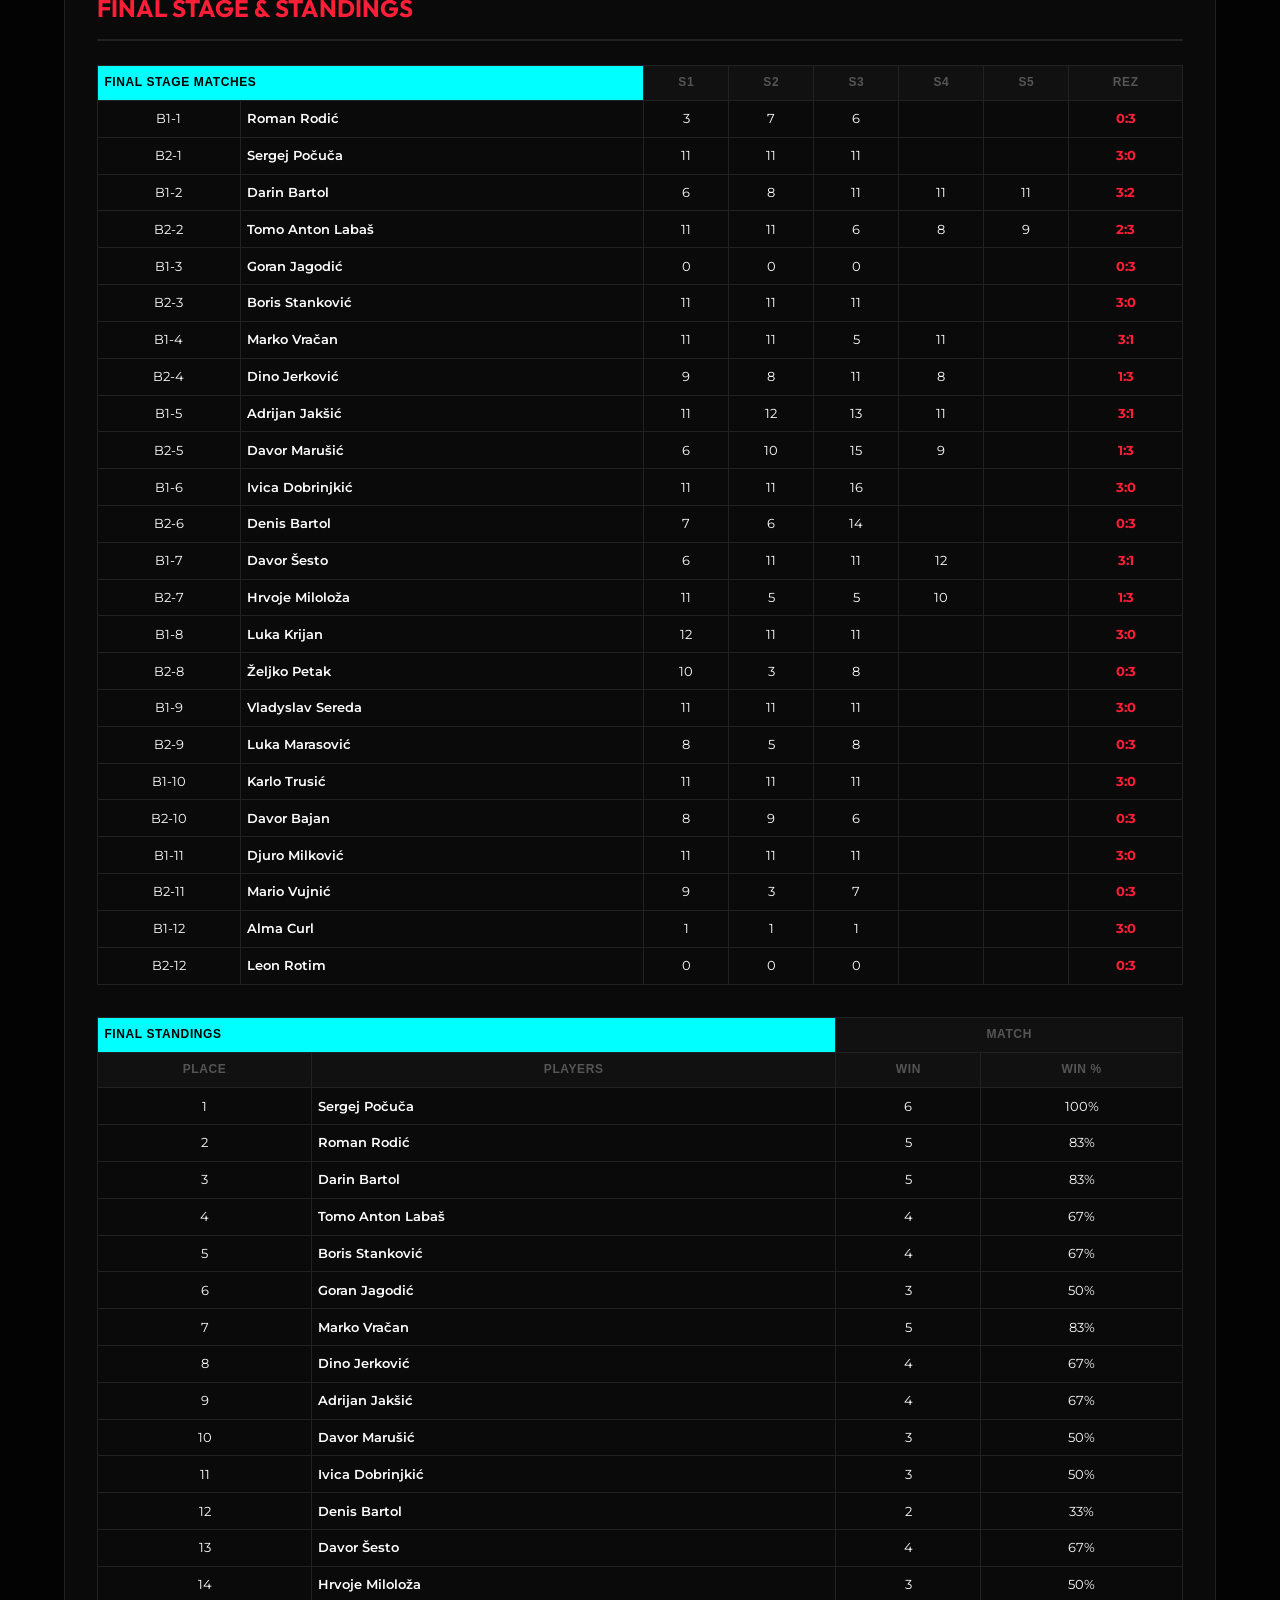
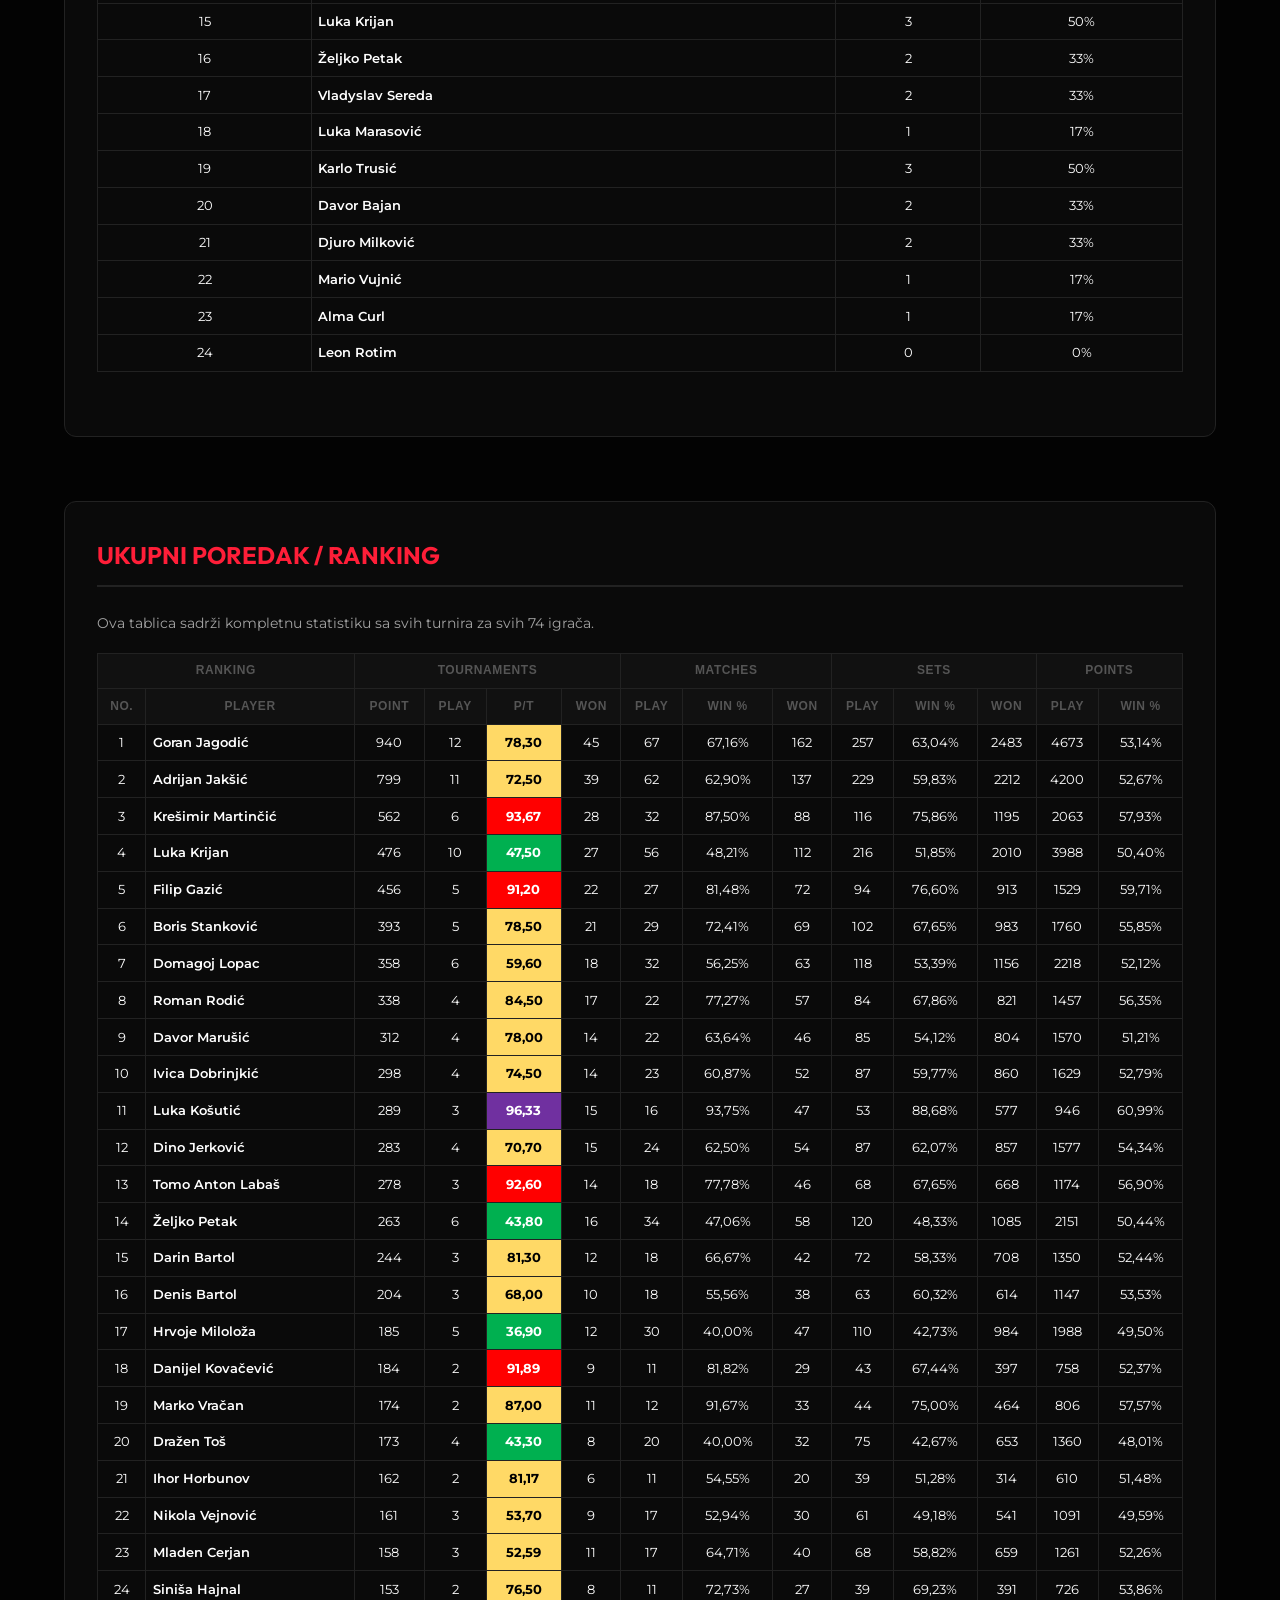
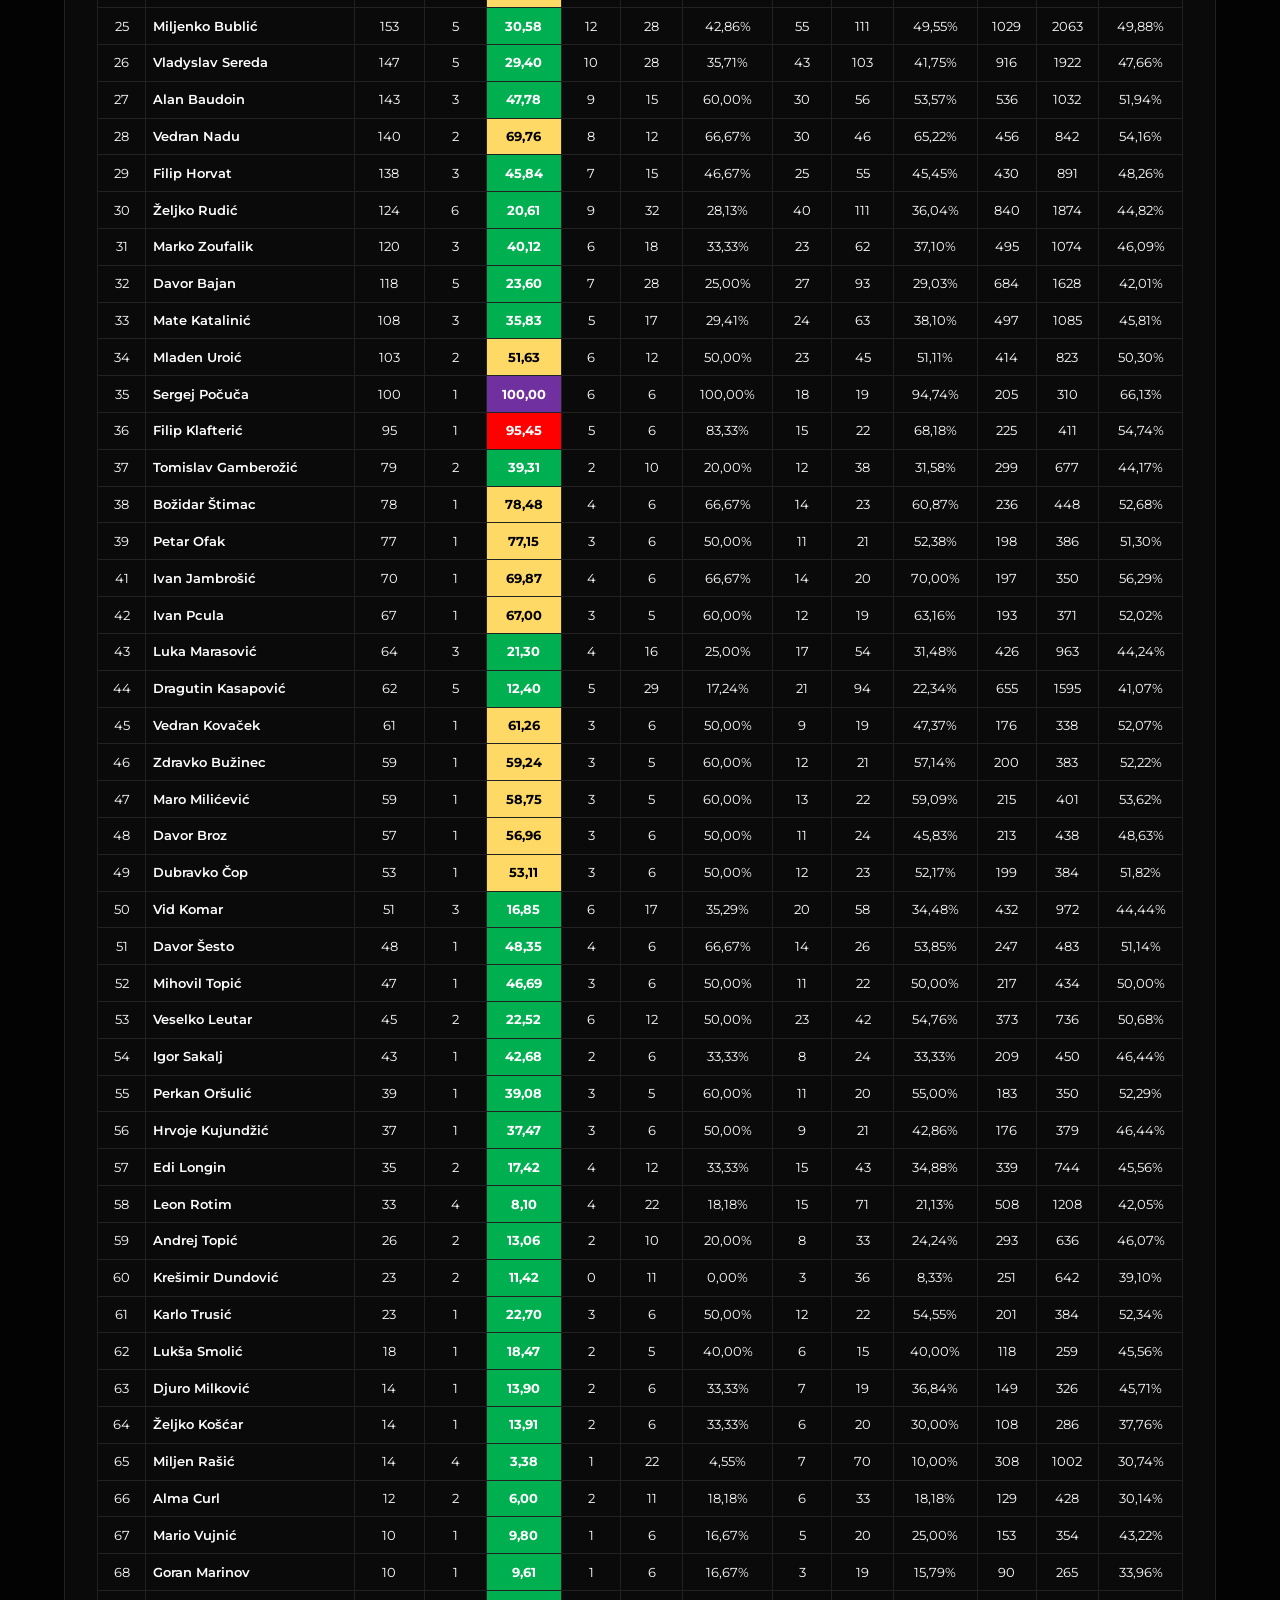
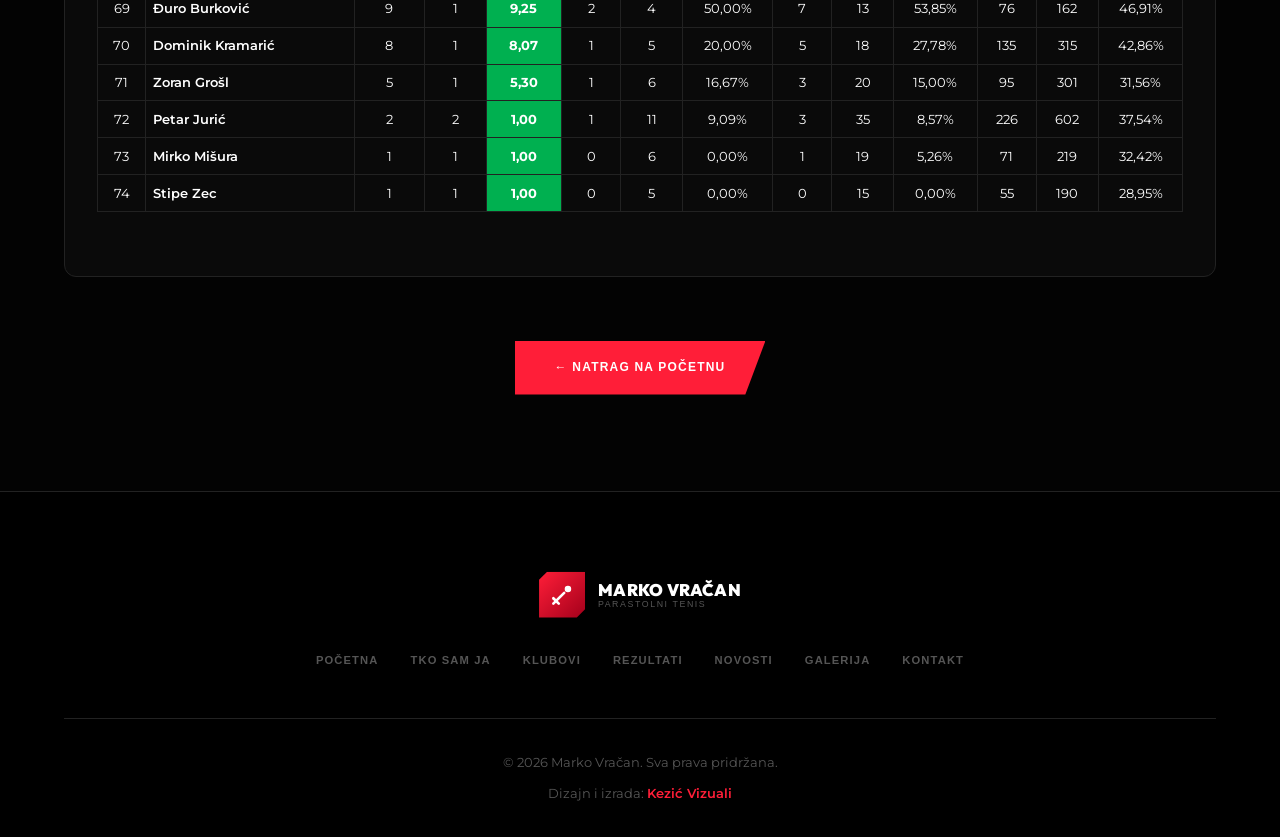
<file: turnir-savska-rezultati.html>
<!DOCTYPE html>
<html lang="hr">
<head>
<meta charset="UTF-8">
<meta name="viewport" content="width=device-width, initial-scale=1.0">
<title>Rezultati Turnira Savska | Marko Vračan</title>
<link rel="preconnect" href="https://fonts.googleapis.com">
<link rel="preconnect" href="https://fonts.gstatic.com" crossorigin>
<link href="https://fonts.googleapis.com/css2?family=Montserrat:ital,wght@0,300;0,400;0,500;0,600;0,700;1,400&family=Outfit:wght@700;800;900&family=Syncopate:wght@700&display=swap" rel="stylesheet">
<link rel="stylesheet" href="styles.css">
<style>
  body { padding-top: 100px; }
  .results-header { text-align: center; margin-bottom: 4rem; }
  .results-container { max-width: 1400px; margin: 0 auto; padding: 0 5%; margin-bottom: 6rem; }
  .table-section { background: var(--bg-surface); border: 1px solid var(--border); border-radius: 12px; padding: 2rem; margin-bottom: 4rem; overflow: hidden; }
  .table-section h3 { font-family: var(--font-head); color: var(--primary); text-transform: uppercase; font-size: 1.5rem; margin-bottom: 1.5rem; border-bottom: 2px solid var(--border); padding-bottom: 0.5rem; }
  .table-section h4 { color: var(--text); margin-top: 2rem; margin-bottom: 1rem; font-size: 1.1rem; }
  .table-responsive { overflow-x: auto; -webkit-overflow-scrolling: touch; margin-bottom: 2rem; }
  table.tournament-table { width: 100%; border-collapse: collapse; font-family: var(--font-body); font-size: 0.8rem; min-width: 800px; color: var(--text); }
  table.tournament-table th, table.tournament-table td { border: 1px solid var(--border); padding: 0.4rem; text-align: center; white-space: nowrap; }
  table.tournament-table th { background: var(--bg-elevated); font-family: var(--font-accent); font-weight: 700; text-transform: uppercase; color: var(--text-faint); letter-spacing: 0.05em; font-size: 0.75rem; }
  table.tournament-table td.player-name { text-align: left; font-weight: 600; color: var(--text); }
  .table-title-blue { background-color: #00b0f0 !important; color: #000 !important; font-weight: 900 !important; text-align: left !important; font-size: 0.9rem; }
  .table-title-cyan { background-color: #00ffff !important; color: #000 !important; font-weight: 900 !important; text-align: left !important; font-size: 0.9rem; }
  .bg-y { background-color: #ffd966; color: #000; font-weight: bold; }
  .bg-r { background-color: #ff0000; color: #fff; font-weight: bold; }
  .bg-g { background-color: #00b050; color: #fff; font-weight: bold; }
  .bg-p { background-color: #7030a0; color: #fff; font-weight: bold; }
  table.tournament-table tbody tr:hover { background-color: rgba(255, 255, 255, 0.05); }
  .match-score { font-weight: bold; color: var(--primary); }
</style>
</head>
<body>
  <div id="cursor"></div>
  <div id="cursor-ring"></div>
  <div id="particles"></div>

  <nav id="navbar">
    <a href="index.html" class="brand-mark">
      <span class="brand-badge"><svg viewBox="0 0 24 24" fill="none" xmlns="http://www.w3.org/2000/svg"><path d="M4 20L14 10" stroke="white" stroke-width="2.4" stroke-linecap="round"/><circle cx="17.5" cy="6.5" r="3" fill="white"/><path d="M4 15L9 20" stroke="white" stroke-width="2.4" stroke-linecap="round"/></svg></span>
      <span class="brand-text"><b>Marko Vračan</b><small>Parastolni tenis</small></span>
    </a>
    <ul class="nav-links" id="nav-links">
      <li><a href="index.html">Početna</a></li>
      <li><a href="rezultati.html">Rezultati</a></li>
    </ul>
  </nav>

  <div class="results-container">
    <div class="results-header">
      <div class="section-label">Kompletna Statistika</div>
      <h2 class="section-title">Turnir Savska</h2>
    </div>

    <!-- GROUP STAGE (BLOCK 1) -->
    <div class="table-section">
      <h3>Group Stage (Block 1)</h3>
      <div class="table-responsive">
        <table class="tournament-table">
          <thead>
            <tr><th colspan="12" class="table-title-blue">GROUP STAGE TABLE</th></tr>
            <tr><th>Pot</th><th>Group A</th><th>Wins</th><th>Win %</th><th>Setw</th><th>Set %</th><th>Pointw</th><th>Point %</th><th>Place</th></tr>
          </thead>
          <tbody>
            <tr><td>2</td><td class="player-name">Darin Bartol</td><td>3</td><td>100%</td><td>9</td><td>82%</td><td>111</td><td>61%</td><td>1</td></tr>
            <tr><td>1</td><td class="player-name">Marko Vračan</td><td>2</td><td>67%</td><td>6</td><td>55%</td><td>111</td><td>57%</td><td>2</td></tr>
            <tr><td>3</td><td class="player-name">Luka Krijan</td><td>1</td><td>33%</td><td>7</td><td>54%</td><td>107</td><td>52%</td><td>3</td></tr>
            <tr><td>4</td><td class="player-name">Alma Curl</td><td>0</td><td>0%</td><td>0</td><td>0%</td><td>24</td><td>20%</td><td>4</td></tr>
          </tbody>
        </table>
      </div>
      <div class="table-responsive">
        <table class="tournament-table">
          <thead>
            <tr><th>Group B</th><th>Wins</th><th>Win %</th><th>Setw</th><th>Set %</th><th>Pointw</th><th>Point %</th><th>Place</th></tr>
          </thead>
          <tbody>
            <tr><td class="player-name">Goran Jagodić</td><td>3</td><td>100%</td><td>9</td><td>75%</td><td>127</td><td>56%</td><td>1</td></tr>
            <tr><td class="player-name">Ivica Dobrinjkić</td><td>2</td><td>67%</td><td>8</td><td>62%</td><td>138</td><td>52%</td><td>2</td></tr>
            <tr><td class="player-name">Davor Šesto</td><td>1</td><td>33%</td><td>5</td><td>38%</td><td>118</td><td>48%</td><td>3</td></tr>
            <tr><td class="player-name">Karlo Trusić</td><td>0</td><td>0%</td><td>3</td><td>25%</td><td>89</td><td>43%</td><td>4</td></tr>
          </tbody>
        </table>
      </div>
      <div class="table-responsive">
        <table class="tournament-table">
          <thead>
            <tr><th>Group C</th><th>Wins</th><th>Win %</th><th>Setw</th><th>Set %</th><th>Pointw</th><th>Point %</th><th>Place</th></tr>
          </thead>
          <tbody>
            <tr><td class="player-name">Roman Rodić</td><td>3</td><td>100%</td><td>9</td><td>82%</td><td>111</td><td>59%</td><td>1</td></tr>
            <tr><td class="player-name">Adrijan Jakšić</td><td>2</td><td>67%</td><td>8</td><td>73%</td><td>112</td><td>59%</td><td>2</td></tr>
            <tr><td class="player-name">Vladyslav Sereda</td><td>1</td><td>33%</td><td>3</td><td>33%</td><td>72</td><td>44%</td><td>3</td></tr>
            <tr><td class="player-name">Djuro Milković</td><td>0</td><td>0%</td><td>0</td><td>0%</td><td>50</td><td>34%</td><td>4</td></tr>
          </tbody>
        </table>
      </div>

      <h4>Group Matches</h4>
      <div class="table-responsive">
        <table class="tournament-table">
          <thead>
            <tr><th colspan="2" class="table-title-blue">GROUP STAGE MATCHES</th><th>S1</th><th>S2</th><th>S3</th><th>S4</th><th>S5</th><th>Rez</th></tr>
          </thead>
          <tbody>
            <!-- Group A -->
            <tr><td>A</td><td class="player-name">Marko Vračan - Alma Curl</td><td>11/1</td><td>11/3</td><td>11/7</td><td></td><td></td><td class="match-score">3:0</td></tr>
            <tr><td>A</td><td class="player-name">Darin Bartol - Luka Krijan</td><td>6/11</td><td>11/2</td><td>11/5</td><td>11/7</td><td>11/4</td><td class="match-score">3:2</td></tr>
            <tr><td>A</td><td class="player-name">Marko Vračan - Luka Krijan</td><td>9/11</td><td>9/11</td><td>11/11</td><td>11/11</td><td>11/11</td><td class="match-score">3:2</td></tr>
            <tr><td>A</td><td class="player-name">Darin Bartol - Alma Curl</td><td>11/1</td><td>11/6</td><td>11/3</td><td></td><td></td><td class="match-score">3:0</td></tr>
            <tr><td>A</td><td class="player-name">Marko Vračan - Darin Bartol</td><td>9/11</td><td>10/12</td><td>8/11</td><td></td><td></td><td class="match-score">0:3</td></tr>
            <tr><td>A</td><td class="player-name">Luka Krijan - Alma Curl</td><td>11/1</td><td>11/1</td><td>11/1</td><td></td><td></td><td class="match-score">3:0</td></tr>
            <!-- Group B -->
            <tr><td>B</td><td class="player-name">Goran Jagodić - Karlo Trusić</td><td>11/7</td><td>11/6</td><td>11/7</td><td></td><td></td><td class="match-score">3:0</td></tr>
            <tr><td>B</td><td class="player-name">Ivica Dobrinjkić - Davor Šesto</td><td>11/13</td><td>12/10</td><td>13/11</td><td>11/9</td><td></td><td class="match-score">3:1</td></tr>
            <tr><td>B</td><td class="player-name">Goran Jagodić - Davor Šesto</td><td>11/7</td><td>11/5</td><td>10/12</td><td>11/5</td><td></td><td class="match-score">3:1</td></tr>
            <tr><td>B</td><td class="player-name">Ivica Dobrinjkić - Karlo Trusić</td><td>11/5</td><td>11/8</td><td>7/11</td><td>11/9</td><td></td><td class="match-score">3:1</td></tr>
            <tr><td>B</td><td class="player-name">Goran Jagodić - Ivica Dobrinjkić</td><td>12/10</td><td>8/11</td><td>13/11</td><td>7/11</td><td>11/8</td><td class="match-score">3:2</td></tr>
            <tr><td>B</td><td class="player-name">Davor Šesto - Karlo Trusić</td><td>11/6</td><td>11/4</td><td>4/11</td><td>9/11</td><td>11/4</td><td class="match-score">3:2</td></tr>
            <!-- Group C -->
            <tr><td>C</td><td class="player-name">Roman Rodić - Djuro Milković</td><td>11/3</td><td>11/6</td><td>11/9</td><td></td><td></td><td class="match-score">3:0</td></tr>
            <tr><td>C</td><td class="player-name">Adrijan Jakšić - Vladyslav Sereda</td><td>11/6</td><td>11/9</td><td>12/10</td><td></td><td></td><td class="match-score">3:0</td></tr>
            <tr><td>C</td><td class="player-name">Roman Rodić - Vladyslav Sereda</td><td>11/5</td><td>11/4</td><td>11/5</td><td></td><td></td><td class="match-score">3:0</td></tr>
            <tr><td>C</td><td class="player-name">Adrijan Jakšić - Djuro Milković</td><td>11/3</td><td>11/2</td><td>11/4</td><td></td><td></td><td class="match-score">3:0</td></tr>
            <tr><td>C</td><td class="player-name">Roman Rodić - Adrijan Jakšić</td><td>4/11</td><td>11/8</td><td>11/3</td><td>5/11</td><td>14/12</td><td class="match-score">3:2</td></tr>
            <tr><td>C</td><td class="player-name">Vladyslav Sereda - Djuro Milković</td><td>11/7</td><td>11/7</td><td>11/9</td><td></td><td></td><td class="match-score">3:0</td></tr>
          </tbody>
        </table>
      </div>
    </div>

    <!-- GROUP STAGE (BLOCK 2) -->
    <div class="table-section">
      <h3>Group Stage (Block 2)</h3>
      <div class="table-responsive">
        <table class="tournament-table">
          <thead>
            <tr><th colspan="11" class="table-title-blue">BLOCK 2 STAGE TABLE</th></tr>
            <tr><th>Group D</th><th>Wins</th><th>Win %</th><th>Setw</th><th>Set %</th><th>Pointw</th><th>Point %</th><th>Place</th></tr>
          </thead>
          <tbody>
            <tr><td class="player-name">Tomo Anton Labaš</td><td>3</td><td>100%</td><td>9</td><td>69%</td><td>130</td><td>58%</td><td>1</td></tr>
            <tr><td class="player-name">Denis Bartol</td><td>2</td><td>67%</td><td>7</td><td>70%</td><td>98</td><td>55%</td><td>2</td></tr>
            <tr><td class="player-name">Hrvoje Miloloža</td><td>1</td><td>33%</td><td>4</td><td>40%</td><td>77</td><td>45%</td><td>3</td></tr>
            <tr><td class="player-name">Mario Vujnić</td><td>0</td><td>0%</td><td>2</td><td>18%</td><td>82</td><td>41%</td><td>4</td></tr>
          </tbody>
        </table>
      </div>
      <div class="table-responsive">
        <table class="tournament-table">
          <thead>
            <tr><th>Group E</th><th>Wins</th><th>Win %</th><th>Setw</th><th>Set %</th><th>Pointw</th><th>Point %</th><th>Place</th></tr>
          </thead>
          <tbody>
            <tr><td class="player-name">Boris Stanković</td><td>3</td><td>100%</td><td>9</td><td>100%</td><td>99</td><td>72%</td><td>1</td></tr>
            <tr><td class="player-name">Davor Marušić</td><td>2</td><td>67%</td><td>6</td><td>60%</td><td>87</td><td>56%</td><td>2</td></tr>
            <tr><td class="player-name">Luka Marasović</td><td>1</td><td>33%</td><td>3</td><td>33%</td><td>66</td><td>41%</td><td>3</td></tr>
            <tr><td class="player-name">Davor Bajan</td><td>0</td><td>0%</td><td>1</td><td>10%</td><td>60</td><td>36%</td><td>4</td></tr>
          </tbody>
        </table>
      </div>
      <div class="table-responsive">
        <table class="tournament-table">
          <thead>
            <tr><th>Group F</th><th>Wins</th><th>Win %</th><th>Setw</th><th>Set %</th><th>Pointw</th><th>Point %</th><th>Place</th></tr>
          </thead>
          <tbody>
            <tr><td class="player-name">Sergej Počuča</td><td>3</td><td>100%</td><td>9</td><td>90%</td><td>106</td><td>67%</td><td>1</td></tr>
            <tr><td class="player-name">Dino Jerković</td><td>2</td><td>67%</td><td>7</td><td>70%</td><td>93</td><td>59%</td><td>2</td></tr>
            <tr><td class="player-name">Željko Petak</td><td>1</td><td>33%</td><td>3</td><td>33%</td><td>63</td><td>44%</td><td>3</td></tr>
            <tr><td class="player-name">Leon Rotim</td><td>0</td><td>0%</td><td>0</td><td>0%</td><td>36</td><td>27%</td><td>4</td></tr>
          </tbody>
        </table>
      </div>

      <h4>Group Matches</h4>
      <div class="table-responsive">
        <table class="tournament-table">
          <thead>
            <tr><th colspan="2" class="table-title-blue">BLOCK 2 STAGE MATCHES</th><th>S1</th><th>S2</th><th>S3</th><th>S4</th><th>S5</th><th>Rez</th></tr>
          </thead>
          <tbody>
            <!-- Group D -->
            <tr><td>D</td><td class="player-name">Tomo Anton Labaš - Mario Vujnić</td><td>11/4</td><td>9/11</td><td>8/11</td><td>11/6</td><td>11/7</td><td class="match-score">3:2</td></tr>
            <tr><td>D</td><td class="player-name">Denis Bartol - Hrvoje Miloloža</td><td>11/3</td><td>12/10</td><td>11/5</td><td></td><td></td><td class="match-score">3:0</td></tr>
            <tr><td>D</td><td class="player-name">Tomo Anton Labaš - Hrvoje Miloloža</td><td>9/11</td><td>11/5</td><td>11/3</td><td>11/7</td><td></td><td class="match-score">3:1</td></tr>
            <tr><td>D</td><td class="player-name">Denis Bartol - Mario Vujnić</td><td>11/8</td><td>11/4</td><td>13/11</td><td></td><td></td><td class="match-score">3:0</td></tr>
            <tr><td>D</td><td class="player-name">Tomo Anton Labaš - Denis Bartol</td><td>11/9</td><td>5/11</td><td>11/8</td><td>11/1</td><td></td><td class="match-score">3:1</td></tr>
            <tr><td>D</td><td class="player-name">Hrvoje Miloloža - Mario Vujnić</td><td>11/6</td><td>11/8</td><td>11/6</td><td></td><td></td><td class="match-score">3:0</td></tr>
            <!-- Group E -->
            <tr><td>E</td><td class="player-name">Boris Stanković - Luka Marasović</td><td>11/7</td><td>11/6</td><td>11/4</td><td></td><td></td><td class="match-score">3:0</td></tr>
            <tr><td>E</td><td class="player-name">Davor Marušić - Davor Bajan</td><td>6/11</td><td>11/2</td><td>11/4</td><td>11/6</td><td></td><td class="match-score">3:1</td></tr>
            <tr><td>E</td><td class="player-name">Boris Stanković - Davor Bajan</td><td>11/2</td><td>11/3</td><td>11/2</td><td></td><td></td><td class="match-score">3:0</td></tr>
            <tr><td>E</td><td class="player-name">Davor Marušić - Luka Marasović</td><td>11/4</td><td>11/1</td><td>11/7</td><td></td><td></td><td class="match-score">3:0</td></tr>
            <tr><td>E</td><td class="player-name">Boris Stanković - Davor Marušić</td><td>11/3</td><td>11/3</td><td>11/9</td><td></td><td></td><td class="match-score">3:0</td></tr>
            <tr><td>E</td><td class="player-name">Davor Bajan - Luka Marasović</td><td>9/11</td><td>8/11</td><td>13/15</td><td></td><td></td><td class="match-score">0:3</td></tr>
            <!-- Group F -->
            <tr><td>F</td><td class="player-name">Sergej Počuča - Leon Rotim</td><td>11/3</td><td>11/2</td><td>11/6</td><td></td><td></td><td class="match-score">3:0</td></tr>
            <tr><td>F</td><td class="player-name">Dino Jerković - Željko Petak</td><td>11/6</td><td>11/3</td><td>11/6</td><td></td><td></td><td class="match-score">3:0</td></tr>
            <tr><td>F</td><td class="player-name">Sergej Počuča - Željko Petak</td><td>11/8</td><td>11/5</td><td>11/2</td><td></td><td></td><td class="match-score">3:0</td></tr>
            <tr><td>F</td><td class="player-name">Dino Jerković - Leon Rotim</td><td>11/5</td><td>11/3</td><td>11/2</td><td></td><td></td><td class="match-score">3:0</td></tr>
            <tr><td>F</td><td class="player-name">Sergej Počuča - Dino Jerković</td><td>7/11</td><td>11/8</td><td>11/3</td><td>11/5</td><td></td><td class="match-score">3:1</td></tr>
            <tr><td>F</td><td class="player-name">Željko Petak - Leon Rotim</td><td>11/5</td><td>11/4</td><td>11/6</td><td></td><td></td><td class="match-score">3:0</td></tr>
          </tbody>
        </table>
      </div>
    </div>

    <!-- STAGE MATCHES -->
    <div class="table-section">
      <h3>Block Stage Matches</h3>
      <div class="table-responsive">
        <table class="tournament-table">
          <thead>
            <tr><th colspan="2" class="table-title-cyan">BLOCK STAGE MATCHES</th><th>S1</th><th>S2</th><th>S3</th><th>S4</th><th>S5</th><th>Rez</th></tr>
          </thead>
          <tbody>
            <tr><td rowspan="3">1.-3.</td><td class="player-name">Darin Bartol - Roman Rodić</td><td>11/5</td><td>4/11</td><td>11/13</td><td>11/8</td><td>5/11</td><td class="match-score">2:3</td></tr>
            <tr><td class="player-name">Goran Jagodić - Roman Rodić</td><td>3/11</td><td>9/11</td><td>7/11</td><td></td><td></td><td class="match-score">0:3</td></tr>
            <tr><td class="player-name">Darin Bartol - Goran Jagodić</td><td>11/6</td><td>6/11</td><td>9/11</td><td>11/4</td><td>11/9</td><td class="match-score">3:2</td></tr>
            <tr><td rowspan="3">4.-6.</td><td class="player-name">Marko Vračan - Adrijan Jakšić</td><td>8/11</td><td>11/8</td><td>9/11</td><td>11/5</td><td>12/10</td><td class="match-score">3:2</td></tr>
            <tr><td class="player-name">Ivica Dobrinjkić - Adrijan Jakšić</td><td>7/11</td><td>11/7</td><td>10/12</td><td>11/6</td><td>9/11</td><td class="match-score">2:3</td></tr>
            <tr><td class="player-name">Marko Vračan - Ivica Dobrinjkić</td><td>10/12</td><td>11/8</td><td>11/7</td><td>11/7</td><td></td><td class="match-score">3:1</td></tr>
            <tr><td rowspan="3">7.-9.</td><td class="player-name">Luka Krijan - Vladyslav Sereda</td><td>12/10</td><td>10/12</td><td>12/10</td><td>11/6</td><td></td><td class="match-score">3:1</td></tr>
            <tr><td class="player-name">Davor Šesto - Vladyslav Sereda</td><td>11/5</td><td>7/11</td><td>12/10</td><td>11/8</td><td></td><td class="match-score">3:1</td></tr>
            <tr><td class="player-name">Luka Krijan - Davor Šesto</td><td>11/6</td><td>7/11</td><td>11/9</td><td>8/11</td><td>8/11</td><td class="match-score">2:3</td></tr>
            <tr><td rowspan="3">10.-12.</td><td class="player-name">Alma Curl - Djuro Milković</td><td>3/11</td><td>9/11</td><td>1/11</td><td></td><td></td><td class="match-score">0:3</td></tr>
            <tr><td class="player-name">Karlo Trusić - Djuro Milković</td><td>13/11</td><td>11/6</td><td>11/13</td><td>11/3</td><td></td><td class="match-score">3:1</td></tr>
            <tr><td class="player-name">Alma Curl - Karlo Trusić</td><td>1/11</td><td>4/11</td><td>3/11</td><td></td><td></td><td class="match-score">0:3</td></tr>
            
            <!-- Block 2 Playoff Group Stage format -->
            <tr><td rowspan="3">B2 1.-3.</td><td class="player-name">Tomo Anton Labaš - Sergej Počuča</td><td>7/11</td><td>6/11</td><td>6/11</td><td></td><td></td><td class="match-score">0:3</td></tr>
            <tr><td class="player-name">Boris Stanković - Sergej Počuča</td><td>3/11</td><td>6/11</td><td>8/11</td><td></td><td></td><td class="match-score">0:3</td></tr>
            <tr><td class="player-name">Tomo Anton Labaš - Boris Stanković</td><td>11/8</td><td>11/13</td><td>9/11</td><td>11/9</td><td>11/8</td><td class="match-score">3:2</td></tr>
            <tr><td rowspan="3">B2 4.-6.</td><td class="player-name">Denis Bartol - Dino Jerković</td><td>9/11</td><td>11/9</td><td>4/11</td><td>11/4</td><td>10/12</td><td class="match-score">2:3</td></tr>
            <tr><td class="player-name">Davor Marušić - Dino Jerković</td><td>4/11</td><td>11/7</td><td>5/11</td><td>13/15</td><td></td><td class="match-score">1:3</td></tr>
            <tr><td class="player-name">Denis Bartol - Davor Marušić</td><td>11/7</td><td>11/9</td><td>9/11</td><td>7/11</td><td>8/11</td><td class="match-score">2:3</td></tr>
            <tr><td rowspan="3">B2 7.-9.</td><td class="player-name">Hrvoje Miloloža - Željko Petak</td><td>11/4</td><td>15/13</td><td>11/13</td><td>11/9</td><td></td><td class="match-score">3:1</td></tr>
            <tr><td class="player-name">Luka Marasović - Željko Petak</td><td>5/11</td><td>2/11</td><td>7/11</td><td></td><td></td><td class="match-score">0:3</td></tr>
            <tr><td class="player-name">Hrvoje Miloloža - Luka Marasović</td><td>11/6</td><td>6/11</td><td>7/11</td><td>13/11</td><td>11/7</td><td class="match-score">3:2</td></tr>
            <tr><td rowspan="3">B2 10.-12.</td><td class="player-name">Mario Vujnić - Leon Rotim</td><td>11/6</td><td>11/8</td><td>11/3</td><td></td><td></td><td class="match-score">3:0</td></tr>
            <tr><td class="player-name">Davor Bajan - Leon Rotim</td><td>13/11</td><td>11/6</td><td>11/9</td><td></td><td></td><td class="match-score">3:0</td></tr>
            <tr><td class="player-name">Mario Vujnić - Davor Bajan</td><td>4/11</td><td>8/11</td><td>7/11</td><td></td><td></td><td class="match-score">0:3</td></tr>
          </tbody>
        </table>
      </div>
    </div>

    <!-- FINAL STAGE -->
    <div class="table-section">
      <h3>Final Stage & Standings</h3>
      <div class="table-responsive">
        <table class="tournament-table">
          <thead>
            <tr><th colspan="2" class="table-title-cyan">FINAL STAGE MATCHES</th><th>S1</th><th>S2</th><th>S3</th><th>S4</th><th>S5</th><th>Rez</th></tr>
          </thead>
          <tbody>
            <tr><td>B1-1</td><td class="player-name">Roman Rodić</td><td>3</td><td>7</td><td>6</td><td></td><td></td><td class="match-score">0:3</td></tr>
            <tr><td>B2-1</td><td class="player-name">Sergej Počuča</td><td>11</td><td>11</td><td>11</td><td></td><td></td><td class="match-score">3:0</td></tr>
            <tr><td>B1-2</td><td class="player-name">Darin Bartol</td><td>6</td><td>8</td><td>11</td><td>11</td><td>11</td><td class="match-score">3:2</td></tr>
            <tr><td>B2-2</td><td class="player-name">Tomo Anton Labaš</td><td>11</td><td>11</td><td>6</td><td>8</td><td>9</td><td class="match-score">2:3</td></tr>
            <tr><td>B1-3</td><td class="player-name">Goran Jagodić</td><td>0</td><td>0</td><td>0</td><td></td><td></td><td class="match-score">0:3</td></tr>
            <tr><td>B2-3</td><td class="player-name">Boris Stanković</td><td>11</td><td>11</td><td>11</td><td></td><td></td><td class="match-score">3:0</td></tr>
            <tr><td>B1-4</td><td class="player-name">Marko Vračan</td><td>11</td><td>11</td><td>5</td><td>11</td><td></td><td class="match-score">3:1</td></tr>
            <tr><td>B2-4</td><td class="player-name">Dino Jerković</td><td>9</td><td>8</td><td>11</td><td>8</td><td></td><td class="match-score">1:3</td></tr>
            <tr><td>B1-5</td><td class="player-name">Adrijan Jakšić</td><td>11</td><td>12</td><td>13</td><td>11</td><td></td><td class="match-score">3:1</td></tr>
            <tr><td>B2-5</td><td class="player-name">Davor Marušić</td><td>6</td><td>10</td><td>15</td><td>9</td><td></td><td class="match-score">1:3</td></tr>
            <tr><td>B1-6</td><td class="player-name">Ivica Dobrinjkić</td><td>11</td><td>11</td><td>16</td><td></td><td></td><td class="match-score">3:0</td></tr>
            <tr><td>B2-6</td><td class="player-name">Denis Bartol</td><td>7</td><td>6</td><td>14</td><td></td><td></td><td class="match-score">0:3</td></tr>
            <tr><td>B1-7</td><td class="player-name">Davor Šesto</td><td>6</td><td>11</td><td>11</td><td>12</td><td></td><td class="match-score">3:1</td></tr>
            <tr><td>B2-7</td><td class="player-name">Hrvoje Miloloža</td><td>11</td><td>5</td><td>5</td><td>10</td><td></td><td class="match-score">1:3</td></tr>
            <tr><td>B1-8</td><td class="player-name">Luka Krijan</td><td>12</td><td>11</td><td>11</td><td></td><td></td><td class="match-score">3:0</td></tr>
            <tr><td>B2-8</td><td class="player-name">Željko Petak</td><td>10</td><td>3</td><td>8</td><td></td><td></td><td class="match-score">0:3</td></tr>
            <tr><td>B1-9</td><td class="player-name">Vladyslav Sereda</td><td>11</td><td>11</td><td>11</td><td></td><td></td><td class="match-score">3:0</td></tr>
            <tr><td>B2-9</td><td class="player-name">Luka Marasović</td><td>8</td><td>5</td><td>8</td><td></td><td></td><td class="match-score">0:3</td></tr>
            <tr><td>B1-10</td><td class="player-name">Karlo Trusić</td><td>11</td><td>11</td><td>11</td><td></td><td></td><td class="match-score">3:0</td></tr>
            <tr><td>B2-10</td><td class="player-name">Davor Bajan</td><td>8</td><td>9</td><td>6</td><td></td><td></td><td class="match-score">0:3</td></tr>
            <tr><td>B1-11</td><td class="player-name">Djuro Milković</td><td>11</td><td>11</td><td>11</td><td></td><td></td><td class="match-score">3:0</td></tr>
            <tr><td>B2-11</td><td class="player-name">Mario Vujnić</td><td>9</td><td>3</td><td>7</td><td></td><td></td><td class="match-score">0:3</td></tr>
            <tr><td>B1-12</td><td class="player-name">Alma Curl</td><td>1</td><td>1</td><td>1</td><td></td><td></td><td class="match-score">3:0</td></tr>
            <tr><td>B2-12</td><td class="player-name">Leon Rotim</td><td>0</td><td>0</td><td>0</td><td></td><td></td><td class="match-score">0:3</td></tr>
          </tbody>
        </table>
      </div>

      <div class="table-responsive">
        <table class="tournament-table">
          <thead>
            <tr><th colspan="2" class="table-title-cyan">FINAL STANDINGS</th><th colspan="2">Match</th></tr>
            <tr><th>Place</th><th>Players</th><th>Win</th><th>Win %</th></tr>
          </thead>
          <tbody>
            <tr><td>1</td><td class="player-name">Sergej Počuča</td><td>6</td><td>100%</td></tr>
            <tr><td>2</td><td class="player-name">Roman Rodić</td><td>5</td><td>83%</td></tr>
            <tr><td>3</td><td class="player-name">Darin Bartol</td><td>5</td><td>83%</td></tr>
            <tr><td>4</td><td class="player-name">Tomo Anton Labaš</td><td>4</td><td>67%</td></tr>
            <tr><td>5</td><td class="player-name">Boris Stanković</td><td>4</td><td>67%</td></tr>
            <tr><td>6</td><td class="player-name">Goran Jagodić</td><td>3</td><td>50%</td></tr>
            <tr><td>7</td><td class="player-name">Marko Vračan</td><td>5</td><td>83%</td></tr>
            <tr><td>8</td><td class="player-name">Dino Jerković</td><td>4</td><td>67%</td></tr>
            <tr><td>9</td><td class="player-name">Adrijan Jakšić</td><td>4</td><td>67%</td></tr>
            <tr><td>10</td><td class="player-name">Davor Marušić</td><td>3</td><td>50%</td></tr>
            <tr><td>11</td><td class="player-name">Ivica Dobrinjkić</td><td>3</td><td>50%</td></tr>
            <tr><td>12</td><td class="player-name">Denis Bartol</td><td>2</td><td>33%</td></tr>
            <tr><td>13</td><td class="player-name">Davor Šesto</td><td>4</td><td>67%</td></tr>
            <tr><td>14</td><td class="player-name">Hrvoje Miloloža</td><td>3</td><td>50%</td></tr>
            <tr><td>15</td><td class="player-name">Luka Krijan</td><td>3</td><td>50%</td></tr>
            <tr><td>16</td><td class="player-name">Željko Petak</td><td>2</td><td>33%</td></tr>
            <tr><td>17</td><td class="player-name">Vladyslav Sereda</td><td>2</td><td>33%</td></tr>
            <tr><td>18</td><td class="player-name">Luka Marasović</td><td>1</td><td>17%</td></tr>
            <tr><td>19</td><td class="player-name">Karlo Trusić</td><td>3</td><td>50%</td></tr>
            <tr><td>20</td><td class="player-name">Davor Bajan</td><td>2</td><td>33%</td></tr>
            <tr><td>21</td><td class="player-name">Djuro Milković</td><td>2</td><td>33%</td></tr>
            <tr><td>22</td><td class="player-name">Mario Vujnić</td><td>1</td><td>17%</td></tr>
            <tr><td>23</td><td class="player-name">Alma Curl</td><td>1</td><td>17%</td></tr>
            <tr><td>24</td><td class="player-name">Leon Rotim</td><td>0</td><td>0%</td></tr>
          </tbody>
        </table>
      </div>
    </div>

    <!-- OVERALL RANKING (74 IGRAČA) -->
    <div class="table-section">
      <h3>Ukupni Poredak / Ranking</h3>
      <p style="color: var(--text-muted); font-size: 0.9rem; margin-bottom: 1rem;">Ova tablica sadrži kompletnu statistiku sa svih turnira za svih 74 igrača.</p>
      
      <div class="table-responsive">
        <table class="tournament-table">
          <thead>
            <tr><th colspan="2">Ranking</th><th colspan="4">Tournaments</th><th colspan="3">Matches</th><th colspan="3">Sets</th><th colspan="3">Points</th></tr>
            <tr><th>No.</th><th>Player</th><th>Point</th><th>Play</th><th>P/T</th><th>Won</th><th>Play</th><th>Win %</th><th>Won</th><th>Play</th><th>Win %</th><th>Won</th><th>Play</th><th>Win %</th></tr>
          </thead>
          <tbody>
            <tr><td>1</td><td class="player-name">Goran Jagodić</td><td>940</td><td>12</td><td class="bg-y">78,30</td><td>45</td><td>67</td><td>67,16%</td><td>162</td><td>257</td><td>63,04%</td><td>2483</td><td>4673</td><td>53,14%</td></tr>
            <tr><td>2</td><td class="player-name">Adrijan Jakšić</td><td>799</td><td>11</td><td class="bg-y">72,50</td><td>39</td><td>62</td><td>62,90%</td><td>137</td><td>229</td><td>59,83%</td><td>2212</td><td>4200</td><td>52,67%</td></tr>
            <tr><td>3</td><td class="player-name">Krešimir Martinčić</td><td>562</td><td>6</td><td class="bg-r">93,67</td><td>28</td><td>32</td><td>87,50%</td><td>88</td><td>116</td><td>75,86%</td><td>1195</td><td>2063</td><td>57,93%</td></tr>
            <tr><td>4</td><td class="player-name">Luka Krijan</td><td>476</td><td>10</td><td class="bg-g">47,50</td><td>27</td><td>56</td><td>48,21%</td><td>112</td><td>216</td><td>51,85%</td><td>2010</td><td>3988</td><td>50,40%</td></tr>
            <tr><td>5</td><td class="player-name">Filip Gazić</td><td>456</td><td>5</td><td class="bg-r">91,20</td><td>22</td><td>27</td><td>81,48%</td><td>72</td><td>94</td><td>76,60%</td><td>913</td><td>1529</td><td>59,71%</td></tr>
            <tr><td>6</td><td class="player-name">Boris Stanković</td><td>393</td><td>5</td><td class="bg-y">78,50</td><td>21</td><td>29</td><td>72,41%</td><td>69</td><td>102</td><td>67,65%</td><td>983</td><td>1760</td><td>55,85%</td></tr>
            <tr><td>7</td><td class="player-name">Domagoj Lopac</td><td>358</td><td>6</td><td class="bg-y">59,60</td><td>18</td><td>32</td><td>56,25%</td><td>63</td><td>118</td><td>53,39%</td><td>1156</td><td>2218</td><td>52,12%</td></tr>
            <tr><td>8</td><td class="player-name">Roman Rodić</td><td>338</td><td>4</td><td class="bg-y">84,50</td><td>17</td><td>22</td><td>77,27%</td><td>57</td><td>84</td><td>67,86%</td><td>821</td><td>1457</td><td>56,35%</td></tr>
            <tr><td>9</td><td class="player-name">Davor Marušić</td><td>312</td><td>4</td><td class="bg-y">78,00</td><td>14</td><td>22</td><td>63,64%</td><td>46</td><td>85</td><td>54,12%</td><td>804</td><td>1570</td><td>51,21%</td></tr>
            <tr><td>10</td><td class="player-name">Ivica Dobrinjkić</td><td>298</td><td>4</td><td class="bg-y">74,50</td><td>14</td><td>23</td><td>60,87%</td><td>52</td><td>87</td><td>59,77%</td><td>860</td><td>1629</td><td>52,79%</td></tr>
            <tr><td>11</td><td class="player-name">Luka Košutić</td><td>289</td><td>3</td><td class="bg-p">96,33</td><td>15</td><td>16</td><td>93,75%</td><td>47</td><td>53</td><td>88,68%</td><td>577</td><td>946</td><td>60,99%</td></tr>
            <tr><td>12</td><td class="player-name">Dino Jerković</td><td>283</td><td>4</td><td class="bg-y">70,70</td><td>15</td><td>24</td><td>62,50%</td><td>54</td><td>87</td><td>62,07%</td><td>857</td><td>1577</td><td>54,34%</td></tr>
            <tr><td>13</td><td class="player-name">Tomo Anton Labaš</td><td>278</td><td>3</td><td class="bg-r">92,60</td><td>14</td><td>18</td><td>77,78%</td><td>46</td><td>68</td><td>67,65%</td><td>668</td><td>1174</td><td>56,90%</td></tr>
            <tr><td>14</td><td class="player-name">Željko Petak</td><td>263</td><td>6</td><td class="bg-g">43,80</td><td>16</td><td>34</td><td>47,06%</td><td>58</td><td>120</td><td>48,33%</td><td>1085</td><td>2151</td><td>50,44%</td></tr>
            <tr><td>15</td><td class="player-name">Darin Bartol</td><td>244</td><td>3</td><td class="bg-y">81,30</td><td>12</td><td>18</td><td>66,67%</td><td>42</td><td>72</td><td>58,33%</td><td>708</td><td>1350</td><td>52,44%</td></tr>
            <tr><td>16</td><td class="player-name">Denis Bartol</td><td>204</td><td>3</td><td class="bg-y">68,00</td><td>10</td><td>18</td><td>55,56%</td><td>38</td><td>63</td><td>60,32%</td><td>614</td><td>1147</td><td>53,53%</td></tr>
            <tr><td>17</td><td class="player-name">Hrvoje Miloloža</td><td>185</td><td>5</td><td class="bg-g">36,90</td><td>12</td><td>30</td><td>40,00%</td><td>47</td><td>110</td><td>42,73%</td><td>984</td><td>1988</td><td>49,50%</td></tr>
            <tr><td>18</td><td class="player-name">Danijel Kovačević</td><td>184</td><td>2</td><td class="bg-r">91,89</td><td>9</td><td>11</td><td>81,82%</td><td>29</td><td>43</td><td>67,44%</td><td>397</td><td>758</td><td>52,37%</td></tr>
            <tr><td>19</td><td class="player-name">Marko Vračan</td><td>174</td><td>2</td><td class="bg-y">87,00</td><td>11</td><td>12</td><td>91,67%</td><td>33</td><td>44</td><td>75,00%</td><td>464</td><td>806</td><td>57,57%</td></tr>
            <tr><td>20</td><td class="player-name">Dražen Toš</td><td>173</td><td>4</td><td class="bg-g">43,30</td><td>8</td><td>20</td><td>40,00%</td><td>32</td><td>75</td><td>42,67%</td><td>653</td><td>1360</td><td>48,01%</td></tr>
            <tr><td>21</td><td class="player-name">Ihor Horbunov</td><td>162</td><td>2</td><td class="bg-y">81,17</td><td>6</td><td>11</td><td>54,55%</td><td>20</td><td>39</td><td>51,28%</td><td>314</td><td>610</td><td>51,48%</td></tr>
            <tr><td>22</td><td class="player-name">Nikola Vejnović</td><td>161</td><td>3</td><td class="bg-y">53,70</td><td>9</td><td>17</td><td>52,94%</td><td>30</td><td>61</td><td>49,18%</td><td>541</td><td>1091</td><td>49,59%</td></tr>
            <tr><td>23</td><td class="player-name">Mladen Cerjan</td><td>158</td><td>3</td><td class="bg-y">52,59</td><td>11</td><td>17</td><td>64,71%</td><td>40</td><td>68</td><td>58,82%</td><td>659</td><td>1261</td><td>52,26%</td></tr>
            <tr><td>24</td><td class="player-name">Siniša Hajnal</td><td>153</td><td>2</td><td class="bg-y">76,50</td><td>8</td><td>11</td><td>72,73%</td><td>27</td><td>39</td><td>69,23%</td><td>391</td><td>726</td><td>53,86%</td></tr>
            <tr><td>25</td><td class="player-name">Miljenko Bublić</td><td>153</td><td>5</td><td class="bg-g">30,58</td><td>12</td><td>28</td><td>42,86%</td><td>55</td><td>111</td><td>49,55%</td><td>1029</td><td>2063</td><td>49,88%</td></tr>
            <tr><td>26</td><td class="player-name">Vladyslav Sereda</td><td>147</td><td>5</td><td class="bg-g">29,40</td><td>10</td><td>28</td><td>35,71%</td><td>43</td><td>103</td><td>41,75%</td><td>916</td><td>1922</td><td>47,66%</td></tr>
            <tr><td>27</td><td class="player-name">Alan Baudoin</td><td>143</td><td>3</td><td class="bg-g">47,78</td><td>9</td><td>15</td><td>60,00%</td><td>30</td><td>56</td><td>53,57%</td><td>536</td><td>1032</td><td>51,94%</td></tr>
            <tr><td>28</td><td class="player-name">Vedran Nadu</td><td>140</td><td>2</td><td class="bg-y">69,76</td><td>8</td><td>12</td><td>66,67%</td><td>30</td><td>46</td><td>65,22%</td><td>456</td><td>842</td><td>54,16%</td></tr>
            <tr><td>29</td><td class="player-name">Filip Horvat</td><td>138</td><td>3</td><td class="bg-g">45,84</td><td>7</td><td>15</td><td>46,67%</td><td>25</td><td>55</td><td>45,45%</td><td>430</td><td>891</td><td>48,26%</td></tr>
            <tr><td>30</td><td class="player-name">Željko Rudić</td><td>124</td><td>6</td><td class="bg-g">20,61</td><td>9</td><td>32</td><td>28,13%</td><td>40</td><td>111</td><td>36,04%</td><td>840</td><td>1874</td><td>44,82%</td></tr>
            <tr><td>31</td><td class="player-name">Marko Zoufalik</td><td>120</td><td>3</td><td class="bg-g">40,12</td><td>6</td><td>18</td><td>33,33%</td><td>23</td><td>62</td><td>37,10%</td><td>495</td><td>1074</td><td>46,09%</td></tr>
            <tr><td>32</td><td class="player-name">Davor Bajan</td><td>118</td><td>5</td><td class="bg-g">23,60</td><td>7</td><td>28</td><td>25,00%</td><td>27</td><td>93</td><td>29,03%</td><td>684</td><td>1628</td><td>42,01%</td></tr>
            <tr><td>33</td><td class="player-name">Mate Katalinić</td><td>108</td><td>3</td><td class="bg-g">35,83</td><td>5</td><td>17</td><td>29,41%</td><td>24</td><td>63</td><td>38,10%</td><td>497</td><td>1085</td><td>45,81%</td></tr>
            <tr><td>34</td><td class="player-name">Mladen Uroić</td><td>103</td><td>2</td><td class="bg-y">51,63</td><td>6</td><td>12</td><td>50,00%</td><td>23</td><td>45</td><td>51,11%</td><td>414</td><td>823</td><td>50,30%</td></tr>
            <tr><td>35</td><td class="player-name">Sergej Počuča</td><td>100</td><td>1</td><td class="bg-p">100,00</td><td>6</td><td>6</td><td>100,00%</td><td>18</td><td>19</td><td>94,74%</td><td>205</td><td>310</td><td>66,13%</td></tr>
            <tr><td>36</td><td class="player-name">Filip Klafterić</td><td>95</td><td>1</td><td class="bg-r">95,45</td><td>5</td><td>6</td><td>83,33%</td><td>15</td><td>22</td><td>68,18%</td><td>225</td><td>411</td><td>54,74%</td></tr>
            <tr><td>37</td><td class="player-name">Tomislav Gamberožić</td><td>79</td><td>2</td><td class="bg-g">39,31</td><td>2</td><td>10</td><td>20,00%</td><td>12</td><td>38</td><td>31,58%</td><td>299</td><td>677</td><td>44,17%</td></tr>
            <tr><td>38</td><td class="player-name">Božidar Štimac</td><td>78</td><td>1</td><td class="bg-y">78,48</td><td>4</td><td>6</td><td>66,67%</td><td>14</td><td>23</td><td>60,87%</td><td>236</td><td>448</td><td>52,68%</td></tr>
            <tr><td>39</td><td class="player-name">Petar Ofak</td><td>77</td><td>1</td><td class="bg-y">77,15</td><td>3</td><td>6</td><td>50,00%</td><td>11</td><td>21</td><td>52,38%</td><td>198</td><td>386</td><td>51,30%</td></tr>
            <tr><td>41</td><td class="player-name">Ivan Jambrošić</td><td>70</td><td>1</td><td class="bg-y">69,87</td><td>4</td><td>6</td><td>66,67%</td><td>14</td><td>20</td><td>70,00%</td><td>197</td><td>350</td><td>56,29%</td></tr>
            <tr><td>42</td><td class="player-name">Ivan Pcula</td><td>67</td><td>1</td><td class="bg-y">67,00</td><td>3</td><td>5</td><td>60,00%</td><td>12</td><td>19</td><td>63,16%</td><td>193</td><td>371</td><td>52,02%</td></tr>
            <tr><td>43</td><td class="player-name">Luka Marasović</td><td>64</td><td>3</td><td class="bg-g">21,30</td><td>4</td><td>16</td><td>25,00%</td><td>17</td><td>54</td><td>31,48%</td><td>426</td><td>963</td><td>44,24%</td></tr>
            <tr><td>44</td><td class="player-name">Dragutin Kasapović</td><td>62</td><td>5</td><td class="bg-g">12,40</td><td>5</td><td>29</td><td>17,24%</td><td>21</td><td>94</td><td>22,34%</td><td>655</td><td>1595</td><td>41,07%</td></tr>
            <tr><td>45</td><td class="player-name">Vedran Kovaček</td><td>61</td><td>1</td><td class="bg-y">61,26</td><td>3</td><td>6</td><td>50,00%</td><td>9</td><td>19</td><td>47,37%</td><td>176</td><td>338</td><td>52,07%</td></tr>
            <tr><td>46</td><td class="player-name">Zdravko Bužinec</td><td>59</td><td>1</td><td class="bg-y">59,24</td><td>3</td><td>5</td><td>60,00%</td><td>12</td><td>21</td><td>57,14%</td><td>200</td><td>383</td><td>52,22%</td></tr>
            <tr><td>47</td><td class="player-name">Maro Milićević</td><td>59</td><td>1</td><td class="bg-y">58,75</td><td>3</td><td>5</td><td>60,00%</td><td>13</td><td>22</td><td>59,09%</td><td>215</td><td>401</td><td>53,62%</td></tr>
            <tr><td>48</td><td class="player-name">Davor Broz</td><td>57</td><td>1</td><td class="bg-y">56,96</td><td>3</td><td>6</td><td>50,00%</td><td>11</td><td>24</td><td>45,83%</td><td>213</td><td>438</td><td>48,63%</td></tr>
            <tr><td>49</td><td class="player-name">Dubravko Čop</td><td>53</td><td>1</td><td class="bg-y">53,11</td><td>3</td><td>6</td><td>50,00%</td><td>12</td><td>23</td><td>52,17%</td><td>199</td><td>384</td><td>51,82%</td></tr>
            <tr><td>50</td><td class="player-name">Vid Komar</td><td>51</td><td>3</td><td class="bg-g">16,85</td><td>6</td><td>17</td><td>35,29%</td><td>20</td><td>58</td><td>34,48%</td><td>432</td><td>972</td><td>44,44%</td></tr>
            <tr><td>51</td><td class="player-name">Davor Šesto</td><td>48</td><td>1</td><td class="bg-g">48,35</td><td>4</td><td>6</td><td>66,67%</td><td>14</td><td>26</td><td>53,85%</td><td>247</td><td>483</td><td>51,14%</td></tr>
            <tr><td>52</td><td class="player-name">Mihovil Topić</td><td>47</td><td>1</td><td class="bg-g">46,69</td><td>3</td><td>6</td><td>50,00%</td><td>11</td><td>22</td><td>50,00%</td><td>217</td><td>434</td><td>50,00%</td></tr>
            <tr><td>53</td><td class="player-name">Veselko Leutar</td><td>45</td><td>2</td><td class="bg-g">22,52</td><td>6</td><td>12</td><td>50,00%</td><td>23</td><td>42</td><td>54,76%</td><td>373</td><td>736</td><td>50,68%</td></tr>
            <tr><td>54</td><td class="player-name">Igor Sakalj</td><td>43</td><td>1</td><td class="bg-g">42,68</td><td>2</td><td>6</td><td>33,33%</td><td>8</td><td>24</td><td>33,33%</td><td>209</td><td>450</td><td>46,44%</td></tr>
            <tr><td>55</td><td class="player-name">Perkan Oršulić</td><td>39</td><td>1</td><td class="bg-g">39,08</td><td>3</td><td>5</td><td>60,00%</td><td>11</td><td>20</td><td>55,00%</td><td>183</td><td>350</td><td>52,29%</td></tr>
            <tr><td>56</td><td class="player-name">Hrvoje Kujundžić</td><td>37</td><td>1</td><td class="bg-g">37,47</td><td>3</td><td>6</td><td>50,00%</td><td>9</td><td>21</td><td>42,86%</td><td>176</td><td>379</td><td>46,44%</td></tr>
            <tr><td>57</td><td class="player-name">Edi Longin</td><td>35</td><td>2</td><td class="bg-g">17,42</td><td>4</td><td>12</td><td>33,33%</td><td>15</td><td>43</td><td>34,88%</td><td>339</td><td>744</td><td>45,56%</td></tr>
            <tr><td>58</td><td class="player-name">Leon Rotim</td><td>33</td><td>4</td><td class="bg-g">8,10</td><td>4</td><td>22</td><td>18,18%</td><td>15</td><td>71</td><td>21,13%</td><td>508</td><td>1208</td><td>42,05%</td></tr>
            <tr><td>59</td><td class="player-name">Andrej Topić</td><td>26</td><td>2</td><td class="bg-g">13,06</td><td>2</td><td>10</td><td>20,00%</td><td>8</td><td>33</td><td>24,24%</td><td>293</td><td>636</td><td>46,07%</td></tr>
            <tr><td>60</td><td class="player-name">Krešimir Dundović</td><td>23</td><td>2</td><td class="bg-g">11,42</td><td>0</td><td>11</td><td>0,00%</td><td>3</td><td>36</td><td>8,33%</td><td>251</td><td>642</td><td>39,10%</td></tr>
            <tr><td>61</td><td class="player-name">Karlo Trusić</td><td>23</td><td>1</td><td class="bg-g">22,70</td><td>3</td><td>6</td><td>50,00%</td><td>12</td><td>22</td><td>54,55%</td><td>201</td><td>384</td><td>52,34%</td></tr>
            <tr><td>62</td><td class="player-name">Lukša Smolić</td><td>18</td><td>1</td><td class="bg-g">18,47</td><td>2</td><td>5</td><td>40,00%</td><td>6</td><td>15</td><td>40,00%</td><td>118</td><td>259</td><td>45,56%</td></tr>
            <tr><td>63</td><td class="player-name">Djuro Milković</td><td>14</td><td>1</td><td class="bg-g">13,90</td><td>2</td><td>6</td><td>33,33%</td><td>7</td><td>19</td><td>36,84%</td><td>149</td><td>326</td><td>45,71%</td></tr>
            <tr><td>64</td><td class="player-name">Željko Košćar</td><td>14</td><td>1</td><td class="bg-g">13,91</td><td>2</td><td>6</td><td>33,33%</td><td>6</td><td>20</td><td>30,00%</td><td>108</td><td>286</td><td>37,76%</td></tr>
            <tr><td>65</td><td class="player-name">Miljen Rašić</td><td>14</td><td>4</td><td class="bg-g">3,38</td><td>1</td><td>22</td><td>4,55%</td><td>7</td><td>70</td><td>10,00%</td><td>308</td><td>1002</td><td>30,74%</td></tr>
            <tr><td>66</td><td class="player-name">Alma Curl</td><td>12</td><td>2</td><td class="bg-g">6,00</td><td>2</td><td>11</td><td>18,18%</td><td>6</td><td>33</td><td>18,18%</td><td>129</td><td>428</td><td>30,14%</td></tr>
            <tr><td>67</td><td class="player-name">Mario Vujnić</td><td>10</td><td>1</td><td class="bg-g">9,80</td><td>1</td><td>6</td><td>16,67%</td><td>5</td><td>20</td><td>25,00%</td><td>153</td><td>354</td><td>43,22%</td></tr>
            <tr><td>68</td><td class="player-name">Goran Marinov</td><td>10</td><td>1</td><td class="bg-g">9,61</td><td>1</td><td>6</td><td>16,67%</td><td>3</td><td>19</td><td>15,79%</td><td>90</td><td>265</td><td>33,96%</td></tr>
            <tr><td>69</td><td class="player-name">Đuro Burković</td><td>9</td><td>1</td><td class="bg-g">9,25</td><td>2</td><td>4</td><td>50,00%</td><td>7</td><td>13</td><td>53,85%</td><td>76</td><td>162</td><td>46,91%</td></tr>
            <tr><td>70</td><td class="player-name">Dominik Kramarić</td><td>8</td><td>1</td><td class="bg-g">8,07</td><td>1</td><td>5</td><td>20,00%</td><td>5</td><td>18</td><td>27,78%</td><td>135</td><td>315</td><td>42,86%</td></tr>
            <tr><td>71</td><td class="player-name">Zoran Grošl</td><td>5</td><td>1</td><td class="bg-g">5,30</td><td>1</td><td>6</td><td>16,67%</td><td>3</td><td>20</td><td>15,00%</td><td>95</td><td>301</td><td>31,56%</td></tr>
            <tr><td>72</td><td class="player-name">Petar Jurić</td><td>2</td><td>2</td><td class="bg-g">1,00</td><td>1</td><td>11</td><td>9,09%</td><td>3</td><td>35</td><td>8,57%</td><td>226</td><td>602</td><td>37,54%</td></tr>
            <tr><td>73</td><td class="player-name">Mirko Mišura</td><td>1</td><td>1</td><td class="bg-g">1,00</td><td>0</td><td>6</td><td>0,00%</td><td>1</td><td>19</td><td>5,26%</td><td>71</td><td>219</td><td>32,42%</td></tr>
            <tr><td>74</td><td class="player-name">Stipe Zec</td><td>1</td><td>1</td><td class="bg-g">1,00</td><td>0</td><td>5</td><td>0,00%</td><td>0</td><td>15</td><td>0,00%</td><td>55</td><td>190</td><td>28,95%</td></tr>
          </tbody>
        </table>
      </div>
    </div>
    
    <div style="text-align: center; margin-top: 2rem;">
        <a href="index.html" class="btn-primary">&larr; Natrag na početnu</a>
    </div>

  </div>

  <footer>
    <a href="index.html" class="brand-mark footer-brand">
      <span class="brand-badge"><svg viewBox="0 0 24 24" fill="none" xmlns="http://www.w3.org/2000/svg"><path d="M4 20L14 10" stroke="white" stroke-width="2.4" stroke-linecap="round"/><circle cx="17.5" cy="6.5" r="3" fill="white"/><path d="M4 15L9 20" stroke="white" stroke-width="2.4" stroke-linecap="round"/></svg></span>
      <span class="brand-text"><b>Marko Vračan</b><small>Parastolni tenis</small></span>
    </a>
    <div class="footer-links">
      <a href="index.html">Početna</a>
      <a href="index.html#o-meni">Tko sam ja</a>
      <a href="index.html#karijera">Klubovi</a>
      <a href="rezultati.html">Rezultati</a>
      <a href="novosti.html">Novosti</a>
      <a href="galerija.html">Galerija</a>
      <a href="index.html#kontakt">Kontakt</a>
    </div>
    <div class="footer-bottom">
      <p>&copy; 2026 Marko Vračan. Sva prava pridržana.</p>
      <p>Dizajn i izrada: <a href="https://kezicvizuali.com/" target="_blank">Kezić Vizuali</a></p>
    </div>
  </footer>
  <script src="common.js"></script>
</body>
</html>
</file>
<file: styles.css>
/* ============================================================
   MARKO VRAČAN — ZAJEDNIČKI STILOVI
   Dijeljeno preko svih stranica: index, novosti, clanak, rezultati, galerija
   ============================================================ */

*, *::before, *::after { box-sizing: border-box; margin: 0; padding: 0; }

:root {
  --primary: #ff1e38;
  --primary-dim: #a3001b;
  --bg: #030303;
  --bg-surface: #0a0a0a;
  --bg-elevated: #111111;
  --text: #ffffff;
  --text-muted: #a3a3a3;
  --text-faint: #555555;
  --border: #222222;

  --gold: #ffca3a;
  --silver: #c9ccd1;
  --bronze: #d98a4a;

  --font-head: 'Outfit', sans-serif;
  --font-accent: 'Syncopate', sans-serif;
  --font-body: 'Montserrat', sans-serif;
}

html { scroll-behavior: smooth; }

body {
  background: var(--bg);
  color: var(--text);
  font-family: var(--font-body);
  font-size: 16px;
  line-height: 1.8;
  overflow-x: hidden;
}

::selection { background: var(--primary); color: #fff; }

/* ── CURSOR ── */
*, *::before, *::after { cursor: none !important; }
#cursor { position: fixed; width: 4px; height: 4px; background: var(--primary); border-radius: 50%; pointer-events: none; z-index: 9999; transform: translate(-50%, -50%); transition: transform 0.1s, width 0.2s, height 0.2s; }
#cursor-ring { position: fixed; width: 30px; height: 30px; border: 1px solid var(--primary); border-radius: 50%; pointer-events: none; z-index: 9998; transform: translate(-50%, -50%); transition: transform 0.15s ease-out, width 0.2s, height 0.2s, background 0.2s; }
body:has(a:hover) #cursor-ring, body:has(button:hover) #cursor-ring { width: 50px; height: 50px; background: rgba(255, 30, 56, 0.1); border-width: 2px; }
@media (pointer: coarse) { #cursor, #cursor-ring { display: none !important; } *, *::before, *::after { cursor: auto !important; } }

/* ── PARTICLES ── */
#particles { position: fixed; inset: 0; pointer-events: none; z-index: 1; overflow: hidden; }
.particle { position: absolute; width: 2px; height: 2px; border-radius: 50%; background: var(--primary); box-shadow: 0 0 10px 2px rgba(255,30,56,0.4); animation: float-up linear infinite; opacity: 0; }
@keyframes float-up { 0% { opacity: 0; transform: translateY(100vh) scale(0.5); } 20% { opacity: 0.8; } 80% { opacity: 0.4; } 100% { opacity: 0; transform: translateY(-20vh) scale(1.5); } }

/* ── NAVIGACIJA ── */
nav { position: fixed; top: 0; left: 0; right: 0; z-index: 100; display: flex; align-items: center; justify-content: space-between; padding: 1.2rem 4%; background: rgba(3, 3, 3, 0.8); backdrop-filter: blur(10px); border-bottom: 1px solid transparent; transition: all 0.3s ease; }
nav.scrolled { background: rgba(3, 3, 3, 0.98); border-bottom: 1px solid var(--border); padding: 0.8rem 4%; }

/* Brend / logo MV */
.brand-mark { display: inline-flex; align-items: center; gap: 0.8rem; text-decoration: none; }
.brand-badge {
  position: relative; width: 46px; height: 46px; flex-shrink: 0;
  background: linear-gradient(135deg, var(--primary) 0%, var(--primary-dim) 100%);
  clip-path: polygon(18% 0, 100% 0, 100% 82%, 82% 100%, 0 100%, 0 18%);
  display: flex; align-items: center; justify-content: center;
  box-shadow: 0 4px 18px rgba(255, 30, 56, 0.35);
  overflow: hidden; transition: transform 0.3s ease, box-shadow 0.3s ease;
}
.brand-badge svg { width: 26px; height: 26px; position: relative; z-index: 2; }
.brand-badge::after { content: ''; position: absolute; top: -60%; left: -60%; width: 220%; height: 220%; background: linear-gradient(120deg, transparent 40%, rgba(255,255,255,0.35) 50%, transparent 60%); transform: translateX(-100%); transition: transform 0.6s ease; }
.brand-mark:hover .brand-badge::after { transform: translateX(100%); }
.brand-mark:hover .brand-badge { transform: rotate(-4deg) scale(1.05); box-shadow: 0 6px 24px rgba(255, 30, 56, 0.5); }
.brand-text { display: flex; flex-direction: column; line-height: 1.15; }
.brand-text b { font-family: var(--font-head); font-size: 1.05rem; font-weight: 900; letter-spacing: 0.02em; text-transform: uppercase; color: var(--text); }
.brand-text small { font-family: var(--font-accent); font-size: 0.55rem; letter-spacing: 0.18em; color: var(--text-faint); text-transform: uppercase; }

.nav-links { display: flex; gap: 2.6rem; list-style: none; align-items: center; }
.nav-links a { color: var(--text-muted); text-decoration: none; font-size: 0.75rem; font-family: var(--font-head); font-weight: 700; text-transform: uppercase; letter-spacing: 0.15em; transition: color 0.2s; position: relative; }
.nav-links a:hover, .nav-links a.active { color: var(--text); }
.nav-links a::after { content: ''; position: absolute; left: 0; bottom: -5px; width: 100%; height: 2px; background: var(--primary); transform: scaleX(0); transform-origin: right; transition: transform 0.3s ease; }
.nav-links a:hover::after, .nav-links a.active::after { transform: scaleX(1); transform-origin: left; }
.hamburger { display: none; flex-direction: column; gap: 5px; background: none; border: none; padding: 5px; z-index: 101; }
.hamburger span { display: block; width: 28px; height: 2px; background: var(--text); transition: 0.3s; }

/* ── ZAJEDNIČKI NASLOVI SEKCIJA ── */
section { padding: 8rem 5%; position: relative; z-index: 2; border-bottom: 1px solid var(--border); }
.section-header { display: flex; flex-direction: column; align-items: flex-end; text-align: right; margin-bottom: 4rem; }
.section-label { color: var(--primary); font-family: var(--font-accent); font-size: 0.75rem; font-weight: 700; text-transform: uppercase; letter-spacing: 0.2em; margin-bottom: 0.8rem; }
.section-title { font-family: var(--font-head); font-size: clamp(2.5rem, 5vw, 4.5rem); font-weight: 900; text-transform: uppercase; line-height: 0.95; letter-spacing: -0.02em; color: var(--border); }
.section-title span { color: var(--text); display: block; }

/* ── GUMBI ── */
.btn-primary { background: var(--primary); color: white; padding: 1rem 2.5rem; font-family: var(--font-accent); font-weight: 700; font-size: 0.75rem; text-transform: uppercase; text-decoration: none; letter-spacing: 0.1em; transition: all 0.3s; clip-path: polygon(0 0, 100% 0, 92% 100%, 0% 100%); display: inline-block; border: none; }
.btn-primary:hover { background: white; color: var(--bg); transform: translateX(5px); }
.btn-outline { background: transparent; color: var(--text); padding: 1rem 2.5rem; border: 1px solid var(--border); font-family: var(--font-accent); font-weight: 700; font-size: 0.75rem; text-transform: uppercase; text-decoration: none; letter-spacing: 0.1em; transition: all 0.3s; clip-path: polygon(8% 0, 100% 0, 100% 100%, 0% 100%); display: inline-block; }
.btn-outline:hover { border-color: var(--primary); color: var(--primary); }

/* ── PAGE HEADER (podstranice) ── */
.page-header { padding: 200px 5% 80px; background: var(--bg-surface); text-align: center; border-bottom: 1px solid var(--border); position: relative; overflow: hidden; }
.header-bg-glow { position: absolute; top: 0; left: 50%; transform: translateX(-50%); width: 60vw; height: 300px; background: radial-gradient(circle, rgba(255,30,56,0.12) 0%, transparent 70%); z-index: 0; filter: blur(40px); }
.page-header h1 { font-family: var(--font-head); font-size: clamp(3rem, 6vw, 5rem); font-weight: 900; text-transform: uppercase; margin-bottom: 1rem; color: var(--text); position: relative; z-index: 2; }
.page-header p { color: var(--text-muted); font-size: 1.1rem; max-width: 600px; margin: 0 auto; position: relative; z-index: 2; }
.breadcrumb { position: relative; z-index: 2; display: inline-flex; align-items: center; gap: 0.5rem; font-family: var(--font-accent); font-size: 0.65rem; letter-spacing: 0.15em; text-transform: uppercase; color: var(--text-faint); margin-bottom: 1.5rem; }
.breadcrumb a { color: var(--text-faint); text-decoration: none; transition: color 0.2s; }
.breadcrumb a:hover { color: var(--primary); }

/* ── NOVOSTI KARTICE (dijeljeno index / novosti) ── */
.news-grid { display: grid; grid-template-columns: repeat(auto-fit, minmax(320px, 1fr)); gap: 2.5rem; max-width: 1400px; margin: 0 auto; }
.news-card { background: var(--bg-surface); border: 1px solid var(--border); border-radius: 12px; overflow: hidden; transition: transform 0.3s, border-color 0.3s; display: flex; flex-direction: column; text-decoration: none; color: inherit; }
.news-card:hover { transform: translateY(-6px); border-color: var(--primary); box-shadow: 0 15px 40px rgba(0,0,0,0.5); }
.news-img { width: 100%; height: 220px; background: linear-gradient(135deg, var(--bg-elevated) 0%, var(--bg-surface) 100%); background-size: cover; background-position: center; object-fit: cover; border-bottom: 1px solid var(--border); position: relative; display: flex; align-items: center; justify-content: center; overflow: hidden; }
.news-img.has-photo { align-items: flex-start; justify-content: flex-start; padding: 1rem; }
.news-img::before { content: attr(data-tag); font-family: var(--font-accent); font-size: 0.65rem; letter-spacing: 0.15em; text-transform: uppercase; color: rgba(255,30,56,0.5); border: 1px solid rgba(255,30,56,0.3); padding: 0.5rem 1rem; border-radius: 50px; background: rgba(255,30,56,0.05); }
.news-img.has-photo::before { color: #fff; border-color: rgba(255,255,255,0.3); background: rgba(0,0,0,0.55); backdrop-filter: blur(4px); }
.news-content { padding: 2rem; display: flex; flex-direction: column; flex-grow: 1; }
.news-meta { display: flex; justify-content: space-between; align-items: center; margin-bottom: 1rem; }
.news-date { font-family: var(--font-accent); font-size: 0.65rem; font-weight: 700; color: var(--primary); text-transform: uppercase; letter-spacing: 0.1em; }
.news-title { font-family: var(--font-head); font-size: 1.4rem; color: var(--text); margin-bottom: 1rem; line-height: 1.3; }
.news-excerpt { color: var(--text-muted); font-size: 0.95rem; font-weight: 300; margin-bottom: 1.5rem; flex-grow: 1; }
.news-footer { display: flex; justify-content: space-between; align-items: center; border-top: 1px solid var(--border); padding-top: 1.5rem; margin-top: auto; }
.read-more { color: var(--text); font-family: var(--font-accent); font-size: 0.7rem; font-weight: 700; text-transform: uppercase; text-decoration: none; letter-spacing: 0.1em; transition: color 0.2s; }
.news-card:hover .read-more { color: var(--primary); }
.share-links { display: flex; gap: 0.7rem; }
.share-links a { width: 30px; height: 30px; border-radius: 8px; background: var(--bg-elevated); border: 1px solid var(--border); color: var(--text-faint); transition: all 0.25s; display: flex; align-items: center; justify-content: center; text-decoration: none; }
.share-links a svg { width: 14px; height: 14px; fill: currentColor; }
.share-links a:hover { color: var(--primary); border-color: var(--primary); transform: translateY(-2px); }

/* ── FOOTER ── */
footer { background: #000; padding: 5rem 5% 2rem; border-top: 1px solid var(--border); display: flex; flex-direction: column; align-items: center; }
.footer-brand { margin-bottom: 2rem; }
.footer-links { display: flex; gap: 2rem; margin-bottom: 3rem; flex-wrap: wrap; justify-content: center; }
.footer-links a { color: var(--text-faint); text-decoration: none; font-family: var(--font-accent); font-weight: 700; text-transform: uppercase; font-size: 0.7rem; letter-spacing: 0.1em; transition: color 0.2s; }
.footer-links a:hover { color: var(--text); }
.footer-bottom { width: 100%; border-top: 1px solid var(--border); padding-top: 2rem; color: var(--text-faint); font-size: 0.8rem; text-align: center; display: flex; flex-direction: column; gap: 0.5rem; }
.footer-bottom a { color: var(--primary); text-decoration: none; font-weight: 600; transition: color 0.2s; }
.footer-bottom a:hover { color: white; }

/* ── REVEAL ── */
.reveal { opacity: 0; transform: translateY(30px); transition: opacity 0.8s ease, transform 0.8s ease; }
.reveal.visible { opacity: 1; transform: translateY(0); }
.reveal-left { opacity: 0; transform: translateX(-30px); transition: opacity 0.8s ease, transform 0.8s ease; }
.reveal-left.visible { opacity: 1; transform: translateX(0); }
.reveal-right { opacity: 0; transform: translateX(30px); transition: opacity 0.8s ease, transform 0.8s ease; }
.reveal-right.visible { opacity: 1; transform: translateX(0); }

/* ── RESPONSIVE (zajedničko) ── */
@media (max-width: 900px) {
  nav { padding: 1rem 5%; }
  .nav-links { display: none; }
  .hamburger { display: flex; }
  .nav-links.open { display: flex; flex-direction: column; position: absolute; top: 100%; left: 0; right: 0; background: #000; padding: 2rem; border-bottom: 1px solid var(--border); gap: 1.5rem; }
  .section-header { align-items: flex-start; text-align: left; margin-bottom: 2.5rem; }
}
</file>
